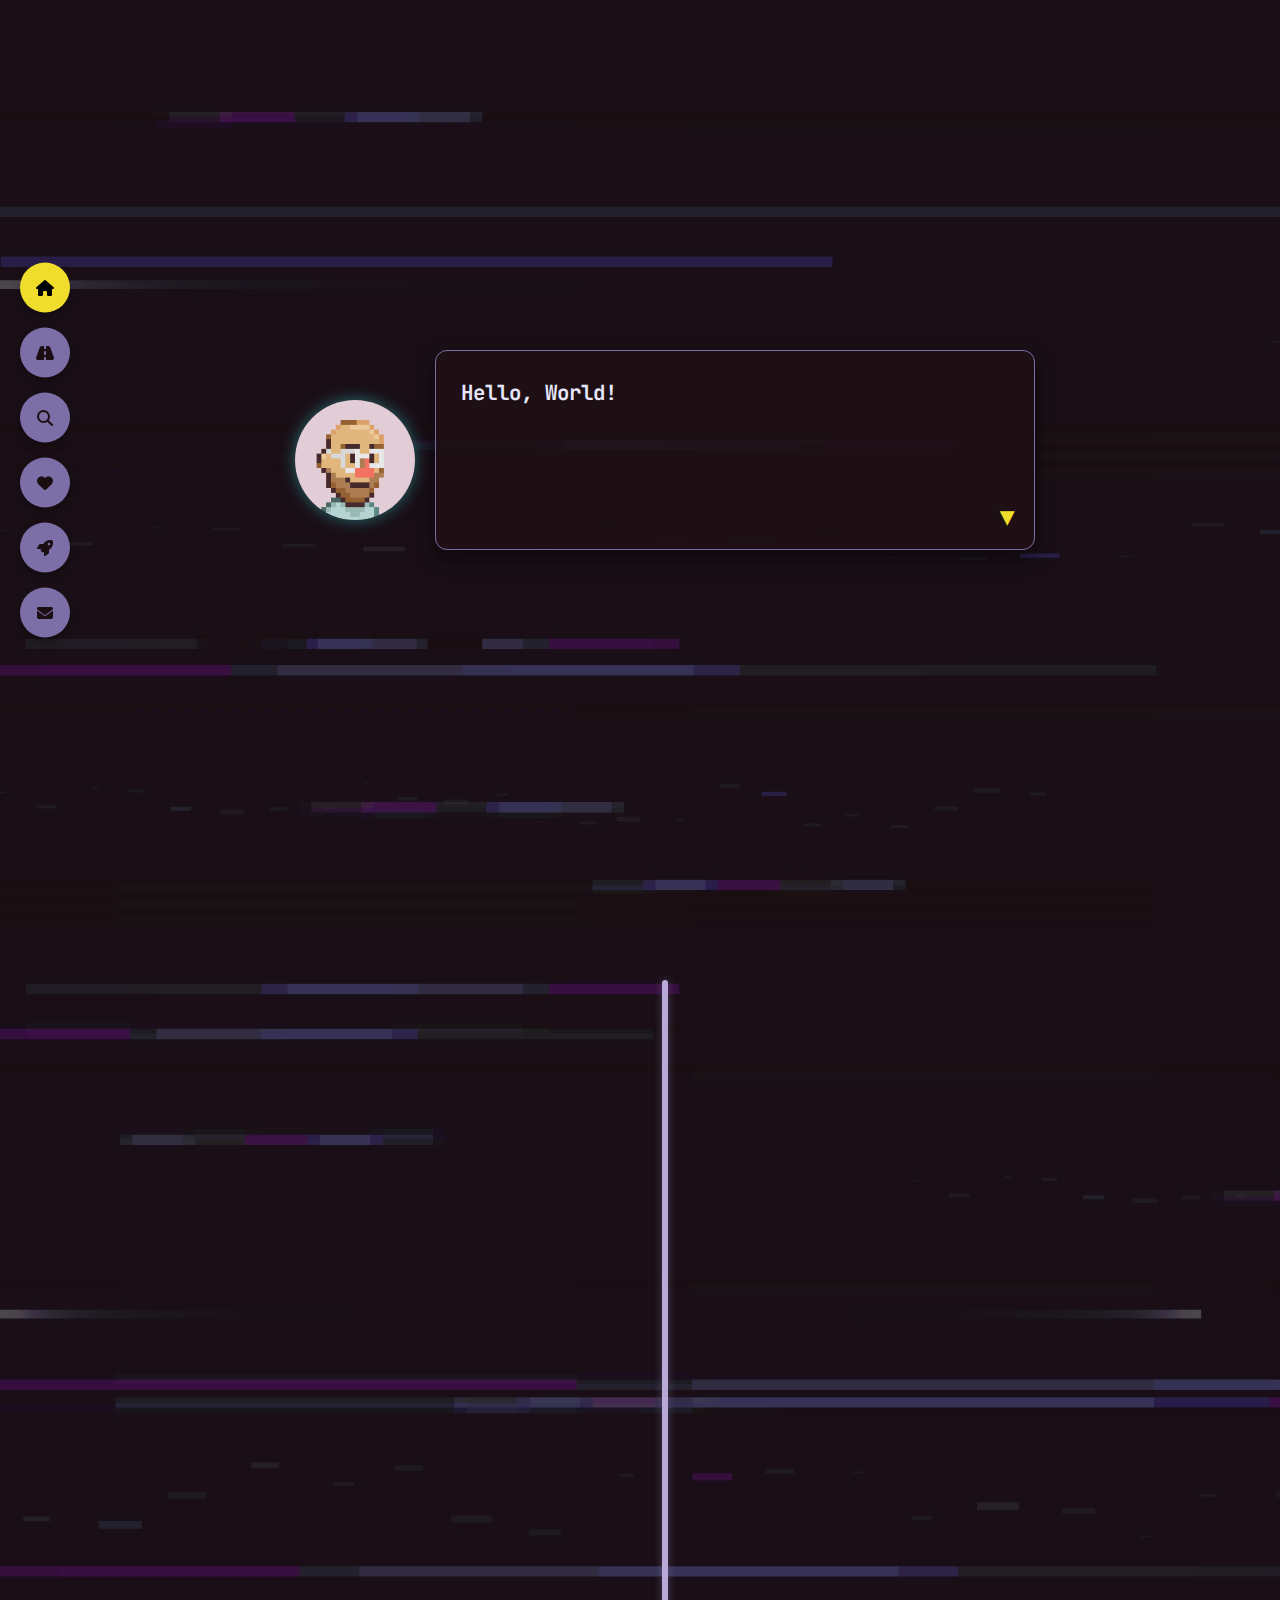
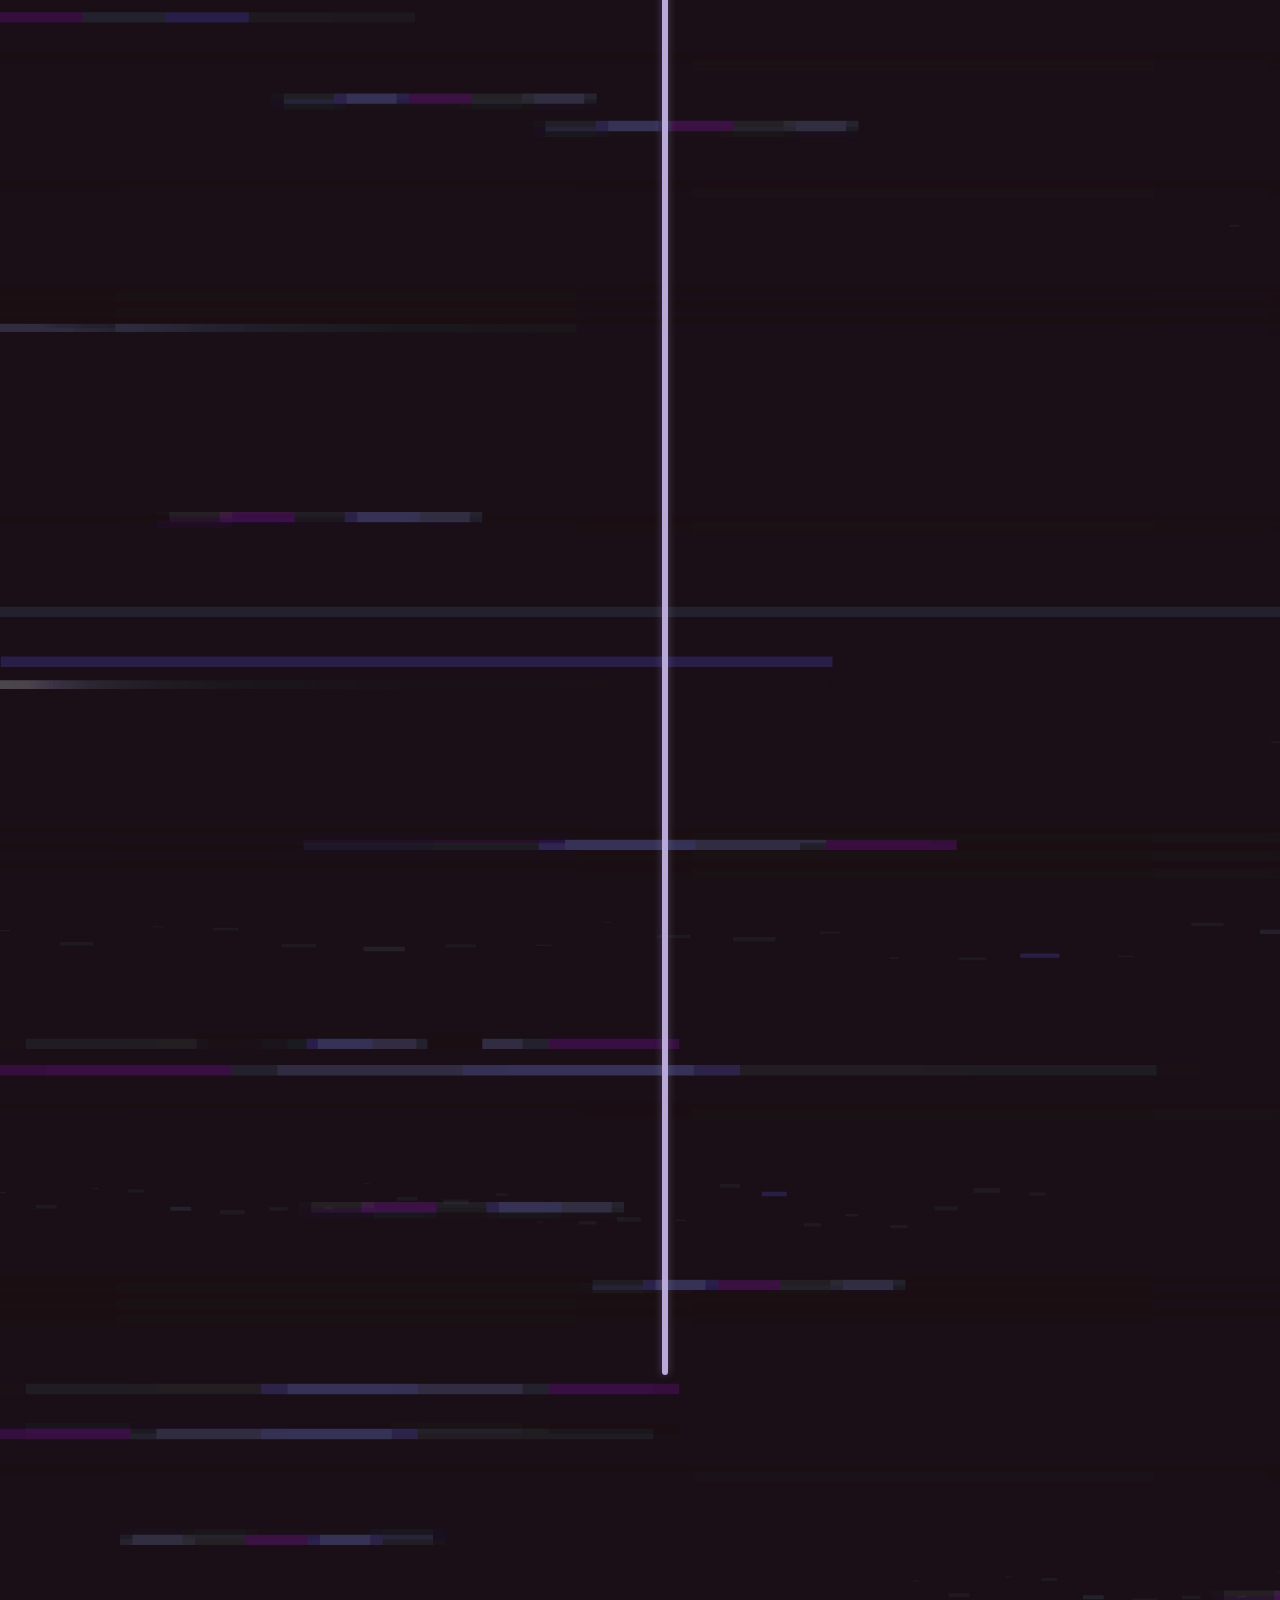
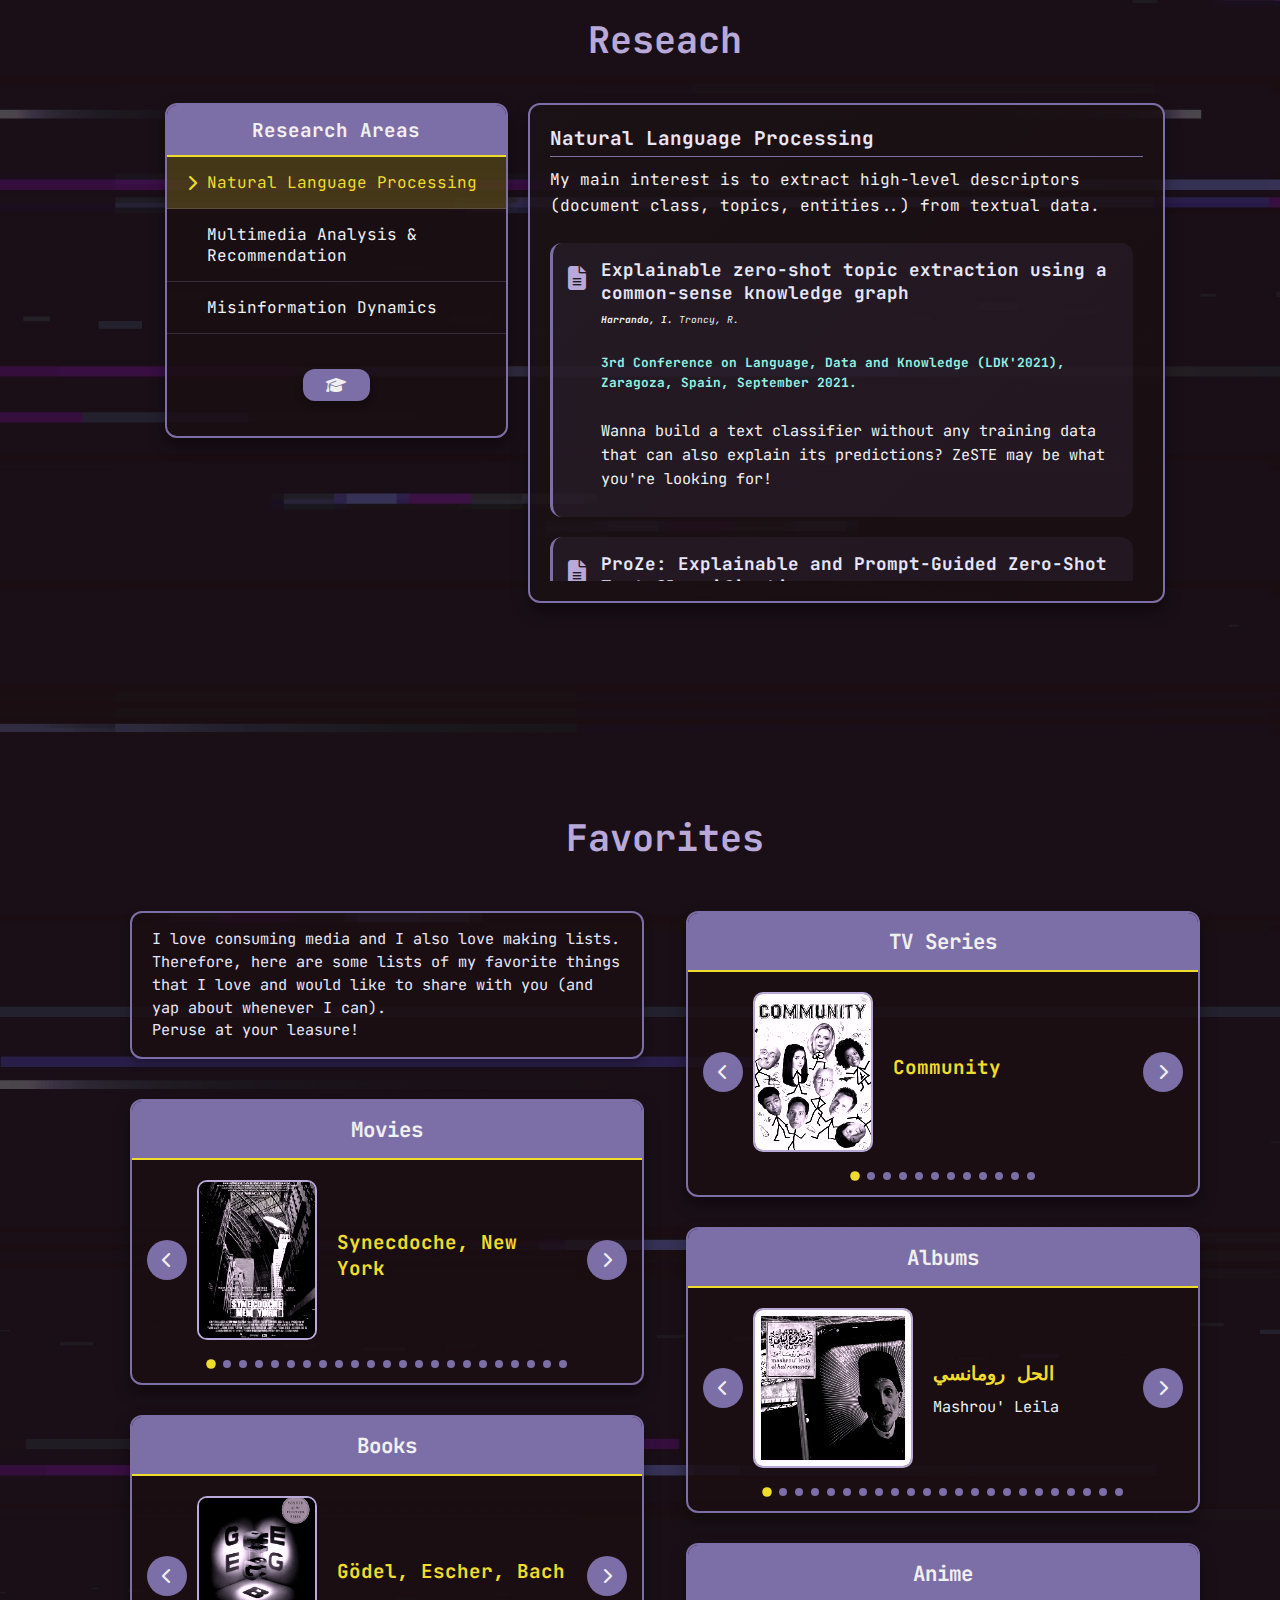
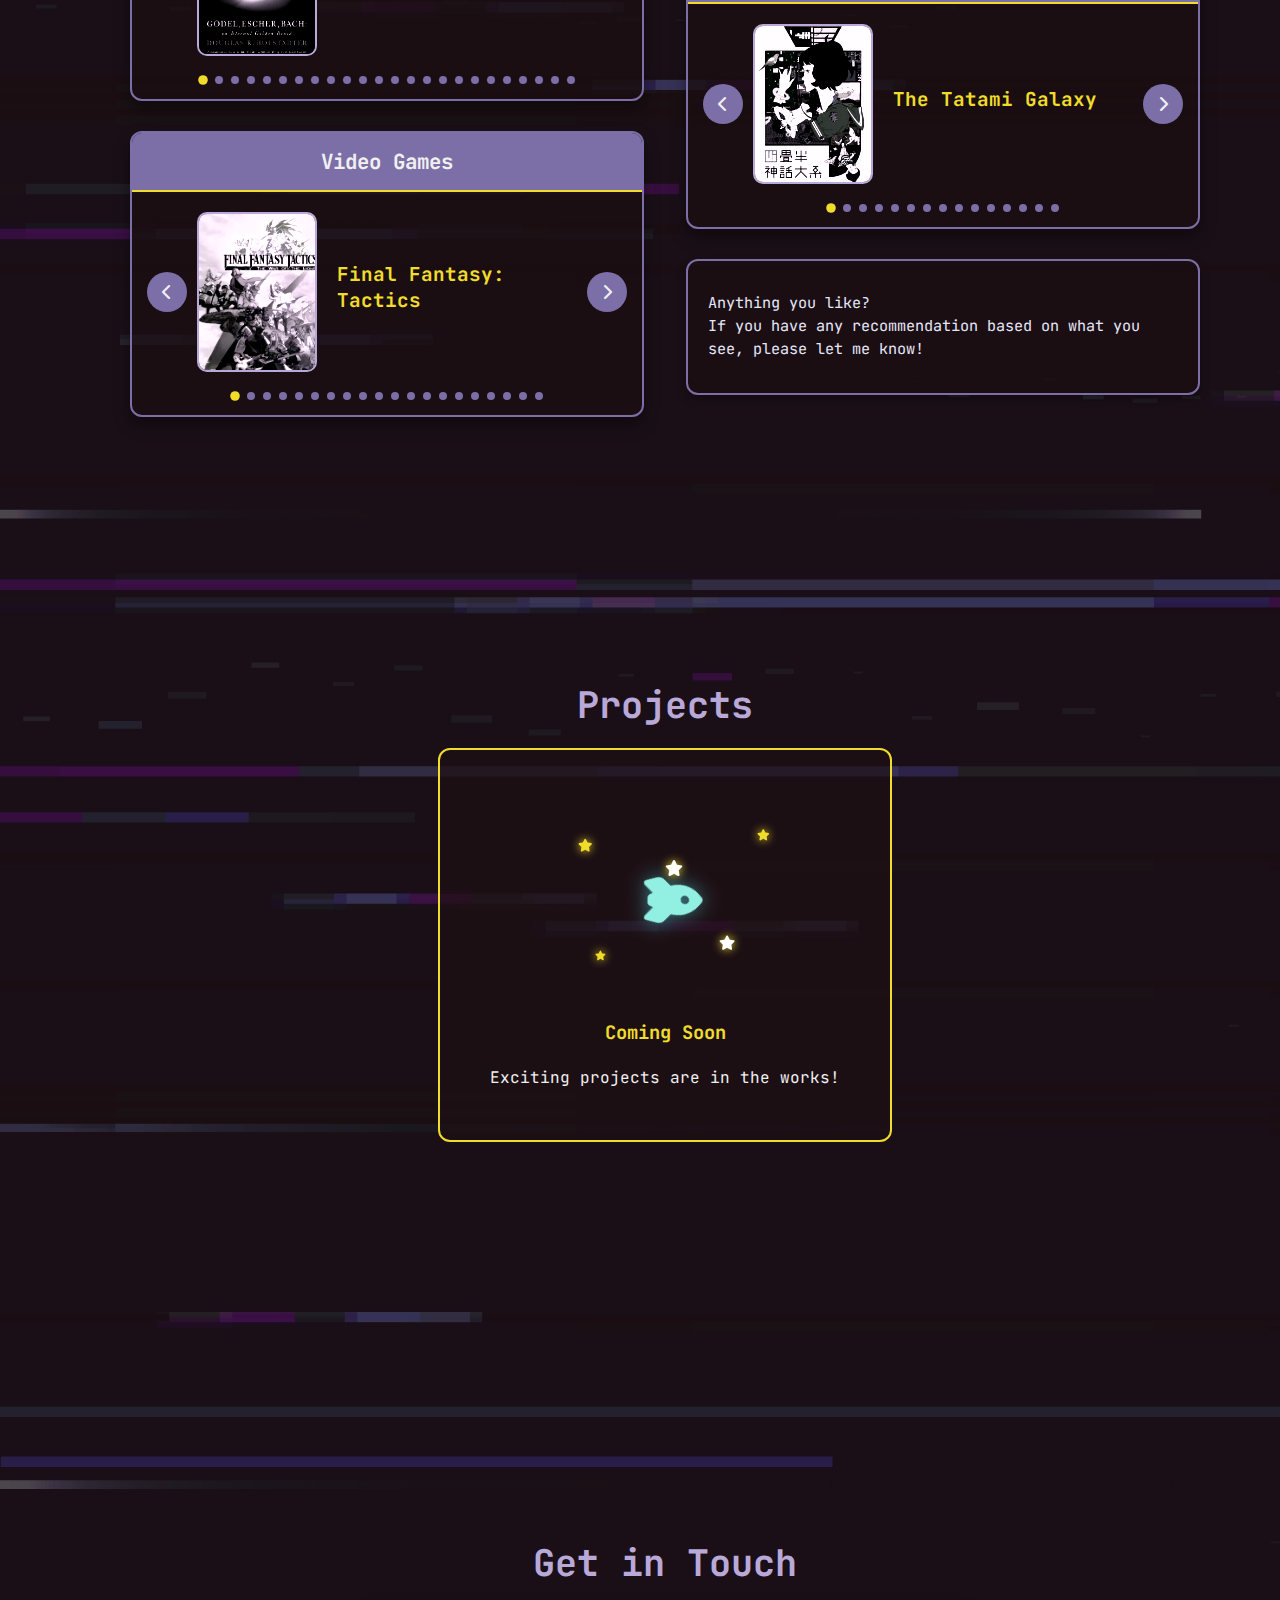
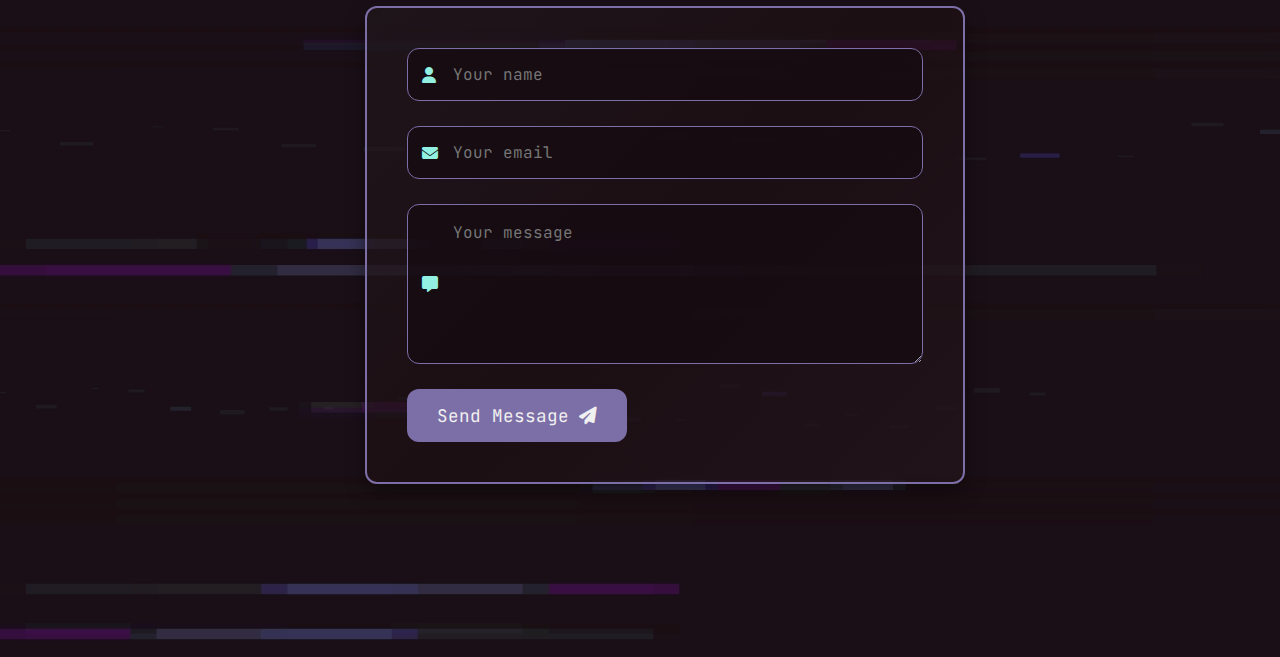
<file: index.html>
<!DOCTYPE html>
<html lang="en">
<head>
    <meta charset="UTF-8">
    <meta name="viewport" content="width=device-width, initial-scale=1.0">

    <title>Homepage | Ismail Harrando</title>

    <link rel="icon" href="assets/imgs/favicon.ico">
    <link rel="preconnect" href="https://fonts.googleapis.com">
    <link rel="preconnect" href="https://fonts.gstatic.com" crossorigin>
    <link rel="stylesheet" href="https://cdnjs.cloudflare.com/ajax/libs/font-awesome/6.4.0/css/all.min.css">
    <link rel="stylesheet" href="https://fonts.googleapis.com/css2?family=JetBrains+Mono:ital,wght@0,100..800;1,100..800&display=swap">
    <link rel="stylesheet" href="assets/css/dark.css">

    <script src="https://cdnjs.cloudflare.com/ajax/libs/jquery/3.7.1/jquery.min.js"></script>
    <script src="assets/js/lazy.js"></script>
</head>
<body>
    <!-- Burger menu for small screens -->
    <div class="mobile-menu-toggle">
        <i class="fas fa-bars"></i>
    </div>

    <div class="mobile-menu">
        <div class="mobile-menu-close">
            <i class="fas fa-times"></i>
        </div>
        <ul class="mobile-menu-items">
            <li data-target="welcome">Welcome</li>
            <li data-target="cv">Life so far</li>
            <li data-target="research">Research</li>
            <li data-target="favorites">My Favorite Things</li>
            <li data-target="projects">Projects</li>
            <li data-target="contact">Contact</li>
        </ul>
    </div>

    <!-- Navigation Bubbles -->
    <div class="nav-bubbles">
        <div class="nav-bubble active" data-section="Welcome" data-target="welcome">
            <i class="fas fa-home"></i>
        </div>
        <div class="nav-bubble" data-section="Life so far" data-target="cv">
            <i class="fas fa-road"></i>
        </div>
        <div class="nav-bubble" data-section="Research" data-target="research">
            <i class="fas fa-magnifying-glass"></i>
        </div>
        <div class="nav-bubble" data-section="My Favorite Things" data-target="favorites">
            <i class="fas fa-heart"></i>
        </div>
        <div class="nav-bubble" data-section="Projects" data-target="projects">
            <i class="fas fa-rocket"></i>
        </div>
        <div class="nav-bubble" data-section="Contact" data-target="contact">
            <i class="fas fa-envelope"></i>
        </div>
    </div>

    <!-- Welcome Section -->
    <section id="welcome">
        <div class="rpg-dialogue-container">
            <div class="avatar-container">
                <img id="avatar" src="assets/imgs/avatar-1.png" alt="Avatar">
            </div>
            <div class="dialogue-box">
                <div id="dialogue-text">Hello, World!</div>
                <div id="continue-indicator">▼</div>
            </div>
        </div>
    </section>

    <!-- CV Timeline Section -->
    <section id="cv">
        <div class="timeline">
            <div class="timeline-item left">
              <div class="timeline-date">A spring day</div>
              <div class="timeline-icon"></div>
              <div class="timeline-content">
                <p>Was born!</p>
              </div>
            </div>
            <div class="timeline-item right">
              <div class="timeline-date">Summer of 2008</div>
              <div class="timeline-icon"></div>
              <div class="timeline-content">
                <p>Discovered programming, decided to become a video game developer.</p>
              </div>
            </div>
            <div class="timeline-item left">
              <div class="timeline-date">Winter of 2014</div>
              <div class="timeline-icon"></div>
              <div class="timeline-content">
                <p>Watched the movie Her, decided to work on Artificial Intelligence.</p>
              </div>
            </div>
            <div class="timeline-item right">
              <div class="timeline-date">2012 - 2017</div>
              <div class="timeline-icon"></div>
              <div class="timeline-content">
                <h3>M.Eng. in Computer Science</h3>
                <h4 class="where"><i class="fas fa-graduation-cap"></i> <a href='https://ensat.ac.ma/Portail/'>National School of Applied Sciences</a></h4>
                <h4 class="city"><i class="fas fa-location-pin"></i> Tangier, Morocco</h4>
                <p>Thesis: Predictive Maintenance for High Performance Computing (HPC) Environments</p>
              </div>
            </div>
            <div class="timeline-item left">
              <div class="timeline-date">2017 - 2018</div>
              <div class="timeline-icon"></div>
              <div class="timeline-content">
                <h3>M.Sc. in Artificial Intelligence</h3>
                <h4 class="where"><i class="fas fa-graduation-cap"></i> <a href='https://ensimag.grenoble-inp.fr/'>Ensimag</a> / <a href='https://www.univ-grenoble-alpes.fr/'>UGA</a></h4>
                <h4 class="city"><i class="fas fa-location-pin"></i> Grenoble, France</h4>
                <p>Thesis: Studying Transfer Learning for Human Action Recognition</p>
              </div>
            </div>
            <div class="timeline-item right">
              <div class="timeline-date">2018 - 2022</div>
              <div class="timeline-icon"></i></div>
              <div class="timeline-content">
                <h3>Ph.D. <i class="fas fa-graduation-cap"></i> in Data Science</h3>
                <h4 class="where"><i class="fas fa-graduation-cap"></i> <a href='https://ensimag.grenoble-inp.fr/'>EURECOM</a> / <a href='https://www.univ-grenoble-alpes.fr/'>Sorbonne Univesity</a></h4>
                <h4 class="city"><i class="fas fa-location-pin"></i> Sophia Antipolis, France</h4>
                <p>Thesis: Representation, Information Extraction, and Summarization for Automatic Multimedia Understanding</p>
              </div>
            </div>
            <div class="timeline-item left">
              <div class="timeline-date">2022 - 2024</div>
              <div class="timeline-icon"></div>
              <div class="timeline-content">
                <h3>R&D <i class="fas fa-briefcase"></i> Engineer</h3>
                <h4 class="where"><i class="fas fa-briefcase"></i> <a href='https://labs.linagora.com/'>Linagora Labs</a> </h4>
                <h4 class="city"><i class="fas fa-location-pin"></i> Toulouse, France</h4>
                <p>Information extraction from transcribed dialogues and mail. Meeting summarization. Finetuning and evaluating LLMs for natural dialogue understanding.</p>
              </div>
            </div>
            <div class="timeline-item right">
              <div class="timeline-date">2024 - Present</div>
              <div class="timeline-icon"></div>
              <div class="timeline-content">
                <h3>Postdoctoral Researcher <i class="fas fa-magnifying-glass"></i></h3>
                <h4 class="where"><i class="fas fa-magnifying-glass"></i> <a href='https://medialab.sciencespo.fr/'>SciencesPo médialab</a> </h4>
                <h4 class="city"><i class="fas fa-location-pin"></i> Paris, France</h4>
                <p>Currently investigating the mechanisms for discourse evolution, politicization and spread on social media.</p>
              </div>
            </div>
        </div>
    </section>
    
    <!-- Research Section -->
    <section id="research">
        <h2>Reseach</h2>
        
        <div class="jrpg-menu-container">
            <!-- Left side menu (research interests) -->
            <div class="jrpg-menu">
                <div class="menu-header">Research Areas</div>
                <ul class="menu-options">
                    <li class="menu-option active" data-tab="nlp">
                        <i class="fas fa-chevron-right menu-selector"></i>
                        <span>Natural Language Processing</span>
                    </li>
                    <li class="menu-option" data-tab="multimedia">
                        <i class="fas fa-chevron-right menu-selector"></i>
                        <span>Multimedia Analysis & Recommendation</span>
                    </li>
                    <li class="menu-option" data-tab="misinformation">
                        <i class="fas fa-chevron-right menu-selector"></i>
                        <span>Misinformation Dynamics</span>
                    </li>
                </ul>

                <div class="scholar-link">
                    <a href="https://scholar.google.com/citations?user=eeabWVYAAAAJ&hl=en&authuser=3" target="_blank" title="View my Google Scholar profile">
                        <i class="fas fa-graduation-cap"></i> 
                    </a>
                </div>
            </div>
            
            <div class="jrpg-content">
                <!-- Social Networks papers -->
                <div class="research-content active" id="nlp">
                    <h3>Natural Language Processing</h3>
                    <p>My main interest is to extract high-level descriptors (document class, topics, entities..) from textual data.</p>
                    <div class="papers-container">
                    <div class="papers-list">
                        <div class="paper-item">
                            <div class="paper-icon"><i class="fas fa-file-alt"></i></div>
                            <div class="paper-details">
                                <h4><a href="https://drops.dagstuhl.de/opus/volltexte/2021/14553/pdf/OASIcs-LDK-2021-17.pdf" class="paper-title-link">Explainable zero-shot topic extraction using a common-sense knowledge graph</a></h4>
                                <p class="paper-authors"><b>Harrando, I.</b> Troncy,  R.</p>
                                <p class="paper-venue">3rd Conference on Language, Data and Knowledge (LDK'2021), Zaragoza, Spain, September 2021.</p>
                                <p class="paper-description">Wanna build a text classifier without any training data that can also explain its predictions? ZeSTE may be what you're looking for!</p>
                            </div>
                        </div>
                        <div class="paper-item">
                            <div class="paper-icon"><i class="fas fa-file-alt"></i></div>
                            <div class="paper-details">
                                <h4><a href="https://www.eurecom.fr/publication/6917/download/data-publi-6917.pdf" class="paper-title-link">ProZe: Explainable and Prompt-Guided Zero-Shot Text Classification</a></h4>
                                <p class="paper-authors"><b>Harrando, I.</b> Reboud, A. Schleider, T. Ehrhart, T. Troncy,  R.</p>
                                <p class="paper-venue">IEEE Internet Computing, Special issue on knowledge-infused learning for computational social systems, July 2022.</p>
                                <p class="paper-description">To improve the state of the art on zero-shot text classification, we combine the explanatory power of a common-sense knowledge graph with the world knowledge contained in pretrained-language models by conditioning them on domain-specific prompts.</p>
                            </div>
                        </div>
                        
                        <div class="paper-item">
                            <div class="paper-icon"><i class="fas fa-file-alt"></i></div>
                            <div class="paper-details">
                                <h4><a href="#" class="paper-title-link">Apples to Apples: A Systematic Evaluation of Topic Models</a></h4>
                                <p class="paper-authors"><b>Harrando, I.</b> Troncy,  R.</p>
                                <p class="paper-venue">13th Conference on Recent Advances in NLP (RANLP'2021), Online, September 2021.</p>
                                <p class="paper-description">Topic Modeling Evaluation is an open problem in the Topic Modeling community. While the reliance on automatic evaluation remains more or less necessary to quickly assess the performance of a given topic model algorithm, there is no study that attempts to evaluate several algorithms in the literature given the same preprocessing, datasets, and metrics. That's what we did!</p>
                            </div>
                        </div>
                        <div class="paper-item">
                            <div class="paper-icon"><i class="fas fa-file-alt"></i></div>
                            <div class="paper-details">
                                <h4><a href="#" class="paper-title-link">ToModAPI: A Topic Modeling API to Train, Use and Compare Topic Models</a></h4>
                                <p class="paper-authors">Lisena, P. <b>Harrando, I.</b> Troncy,  R.</p>
                                <p class="paper-venue">2nd Workshop for NLP Open Source Software (NLP-OSS @ EMNLP'2020)}, Online, November 2020.</p>
                                <p class="paper-description">This API is built to dynamically perform training, inference, and evaluation for different topic modeling techniques. The API grant common interfaces and command for accessing the different models, make easier to compare them.</p>
                            </div>
                        </div>
                        <div class="paper-item">
                            <div class="paper-icon"><i class="fas fa-file-alt"></i></div>
                            <div class="paper-details">
                                <h4><a href="#" class="paper-title-link">Discovering interpretable topics by leveraging common sense knowledge</a></h4>
                                <p class="paper-authors"><b>Harrando, I.</b> Lisena, P. Troncy,  R.</p>
                                <p class="paper-venue">September 2021, 3rd Conference on Language, Data and Knowledge (LDK'2021)</p>
                                <p class="paper-description">How to make the results of topic modeling algorithms more understandable to humans? Try to add some common sense into the process :)</p>
                            </div>
                        </div>

                        <div class="paper-item">
                            <div class="paper-icon"><i class="fas fa-file-alt"></i></div>
                            <div class="paper-details">
                                <h4><a href="https://www.eurecom.fr/publication/6539/download/data-publi-6539.pdf" class="paper-title-link">And cut! Exploring textual representations for media content segmentation and alignment</a></h4>
                                <p class="paper-authors"><b>Harrando, I.</b> Troncy,  R.</p>
                                <p class="paper-venue">2nd International Workshop on Data-driven Personalisation of Television (DataTV @ IMX'2021), Online, June 2021.</p>
                                <p class="paper-description">In this work, we present an approach to content segmentation that leverages topical coherence, language modeling and word embeddings to detect change of topics.</p>
                            </div>
                        </div>


                        <div class="paper-item">
                            <div class="paper-icon"><i class="fas fa-file-alt"></i></div>
                            <div class="paper-details">
                                <h4><a href="#" class="paper-title-link">Named Entity Recognition as Graph Classification</a></h4>
                                <p class="paper-authors"><b>Harrando, I.</b> Troncy,  R.</p>
                                <p class="paper-venue">18th Extended Semantic Web Conference (ESWC'2021 - Poster Track), Online, June 2021.</p>
                                <p class="paper-description">Injecting real-world information (typically contained in Knowledge Graphs) and hand-crafted features into a pipeline for training end-to-end Natural Language Processing models is an open challenge. In this paper, we propose to approach the task of Named Entity Recognition, which is traditionally viewed as a Sequence Tagging problem, as a Graph Classification problem.</p>
                            </div>
                        </div>
                    </div>
                    </div>
                </div>
                
                <div class="research-content" id="multimedia">
                    <h3>Multimodal Content Analysis</h3>
                    <p>I study how to represent and extract information from multimedia content (e.g. videos) for narrative summarization, memorability prediction and recommendation.</p>
                    
                    <div class="papers-container">
                    <div class="papers-list">
                        <div class="paper-item">
                            <div class="paper-icon"><i class="fas fa-file-alt"></i></div>
                            <div class="paper-details">
                                <h4><a href="#" class="paper-title-link">Combining Semantic and Linguistic representations for Media Recommendation</a></h4>
                                <p class="paper-authors"><b>Harrando, I.</b> Troncy,  R.</p>
                                <p class="paper-venue">Multimedia Systems Journal, January 2023.</p>
                                <p class="paper-description"></p>
                            </div>
                        </div>
                        
                        <div class="paper-item">
                            <div class="paper-icon"><i class="fas fa-file-alt"></i></div>
                            <div class="paper-details">
                                <h4><a href="#" class="paper-title-link">Stories of love and violence: Zero-Shot events classification for series summarization</a></h4>
                                <p class="paper-authors">Reboud, A. <b>Harrando, I.</b> Troncy,  R.</p>
                                <p class="paper-venue">Multimedia Systems Journal, January 2023.</p>
                                <p class="paper-description"></p>
                            </div>
                        </div>

                        <div class="paper-item">
                            <div class="paper-icon"><i class="fas fa-file-alt"></i></div>
                            <div class="paper-details">
                                <h4><a href="#" class="paper-title-link">Predicting Media Memorability with Audio, Video, and Text representations</a></h4>
                                <p class="paper-authors">Reboud, A. <b>Harrando, I.</b> Laaksonen, J. Troncy, R.</p>
                                <p class="paper-venue">The International Workshop on Video Retrieval Evaluation (TRECVID'2020), Online, November 2020.</p>
                                <p class="paper-description"></p>
                            </div>
                        </div>

                        <div class="paper-item">
                            <div class="paper-icon"><i class="fas fa-file-alt"></i></div>
                            <div class="paper-details">
                                <h4><a href="#" class="paper-title-link">Using fan-made content, subtitles and face recognition for character-centric video summarization</a></h4>
                                <p class="paper-authors"><b>Harrando, I.</b> Reboud, A. Lisena, P. Troncy, R. Laaksonen, J. Virkkunen, A. Kurimo M.</p>
                                <p class="paper-venue">11th MediaEval Benchmarking Initiative for Multimedia Evaluation Workshop (MediaEval'2020), Online, December 2020</p>
                                <p class="paper-description"></p>
                            </div>
                        </div>

                        <div class="paper-item">
                            <div class="paper-icon"><i class="fas fa-file-alt"></i></div>
                            <div class="paper-details">
                                <h4><a href="#" class="paper-title-link">Combining Textual and Visual Modeling for Predicting Media Memorability</a></h4>
                                <p class="paper-authors">Reboud, A. <b>Harrando, I.</b> Laaksonen, J. Troncy, R.</p>
                                <p class="paper-venue">MediaEval Benchmarking Initiative for Multimedia Evaluation Workshop (MediaEval'2019), Sophia Antipolis, France, October 2019, 10th</p>
                                <p class="paper-description"></p>
                            </div>
                        </div>

                        <div class="paper-item">
                            <div class="paper-icon"><i class="fas fa-file-alt"></i></div>
                            <div class="paper-details">
                                <h4><a href="#" class="paper-title-link">Improving Media Recommendation with Automatic Annotations</a></h4>
                                <p class="paper-authors">Reboud, A. <b>Harrando, I.</b> Laaksonen, J. Troncy, R.</p>
                                <p class="paper-venue">The 3rd Edition of Knowledge-aware and Conversational Recommender Systems (KaRS @ RecSys'2021), Amsterdam, Netherlands, September 2021.</p>
                                <p class="paper-description">In this work, we study the potential of using off-the-shelf automatic annotation tools from the Information Extraction literature to improve recommendation performance without any extra cost of training, data collection or annotation.</p>
                            </div>
                        </div>

                        <div class="paper-item">
                            <div class="paper-icon"><i class="fas fa-file-alt"></i></div>
                            <div class="paper-details">
                                <h4><a href="https://www-nlpir.nist.gov/projects/tvpubs/tv21.slides/eurecom.vsum.slides.pdf" class="paper-title-link">Zero-Shot Classification of Events for Character-Centric Video Summarization</a></h4>
                                <p class="paper-authors">Reboud, A. <b>Harrando, I.</b> Laaksonen, J. Troncy, R.</p>
                                <p class="paper-venue">International Workshop on Video Retrieval Evaluation (TRECVID'2021), Online, December 2021</p>
                                <p class="paper-description"></p>
                            </div>
                        </div>

                        <div class="paper-item">
                            <div class="paper-icon"><i class="fas fa-file-alt"></i></div>
                            <div class="paper-details">
                                <h4><a href="#" class="paper-title-link">Exploring Multimodality, Perplexity and Explainability forMemorability Prediction</a></h4>
                                <p class="paper-authors">Reboud, A. <b>Harrando, I.</b> Laaksonen, J. Troncy, R.</p>
                                <p class="paper-venue">12th MediaEval Benchmarking Initiative for Multimedia Evaluation Workshop (MediaEval'2021), Online, December 2021.</p>
                                <p class="paper-description"></p>
                            </div>
                        </div>

                        <div class="paper-item">
                            <div class="paper-icon"><i class="fas fa-file-alt"></i></div>
                            <div class="paper-details">
                                <h4><a href="#" class="paper-title-link">Modeling And Using The MeMAD Knowledge Graph</a></h4>
                                <p class="paper-venue">June 2019, The EBU Metadata Developer Network Workshop (EBU-MDN), Geneva, Switzerland.</p>
                                <p class="paper-description">In the context of the European research project MeMAD (Methods for Managing Audiovisual Data), we face the challenge of modeling semantically audiovisual legacy metadata and results of automatic analysis from multiple partners and in an interoperable manner. In this talk, I present the MeMAD Knowledge Graph, which provides metadata for more than 60K hours of audiovisual content, spanning multiple channels, audiovisual genres, themes and languages.</p>
                            </div>
                        </div>
                    </div>
                    </div>
                </div>

                <div class="research-content" id="misinformation">
                    <h3>Misinformation Dynamics</h3>
                    <p>My current research investigates the spread of (mis)information on social media, with particular attention to its epistemic and political dimensions. Using methods from statistical modeling, natural language processing, and graph analysis, I aim to shed more light on the mechanisms that drive content engagement and sharing behaviors online).</p>
                    <p>Work in progress. In the meantime, please check a few contributions I made during my PhD to the topic of (mis)information spread.</p>

                    <div class="papers-container">
                    <div class="papers-list">
                        <div class="paper-item">
                            <div class="paper-icon"><i class="fas fa-file-alt"></i></div>
                            <div class="paper-details">
                                <h4><a href="https://ceur-ws.org/Vol-3181/paper65.pdf" class="paper-title-link">Detecting COVID-19-Related Conspiracy Theories in Tweets</a></h4>
                                <p class="paper-authors">Peskine, Y. Alfarano, G. <b>Harrando, I.</b> Papotti, P. Troncy, R.</p>
                                <p class="paper-venue">12th MediaEval Benchmarking Initiative for Multimedia Evaluation Workshop (MediaEval'2021), Online, December 2021.</p>
                                <p class="paper-description"></p>
                            </div>
                        </div>
                        
                        <div class="paper-item">
                            <div class="paper-icon"><i class="fas fa-file-alt"></i></div>
                            <div class="paper-details">
                                <h4><a href="https://arxiv.org/pdf/2008.10419" class="paper-title-link">Two Stages Approach for Tweet Engagement Prediction</a></h4>
                                <p class="paper-authors">Dadoun, I. <b>Harrando, I.</b> Lisena, P. Reboud, A. Troncy, R.</p>
                                <p class="paper-venue">RecSys Challenge, Online, August 2020.</p>
                                <p class="paper-description"></p>
                            </div>
                        </div>
                    </div>
                </div>
            </div>
        </div>
    </section>


    <section id="favorites">        
        <h2>Favorites</h2>
        <div class="favorites-container">
            <!-- Left Column -->
            <div class="favorites-column left-column">
                <!-- Introduction paragraph -->
                <div class="favorites-intro">
                    <p>I love consuming media and I also love making lists. Therefore, here are some lists of my favorite things that I love and would like to share with you (and yap about whenever I can).</p>
                    <p>Peruse at your leasure!</p>
                </div>
                
                <!-- Movies Card - Will be populated by JavaScript -->
                <div class="favorite-card" id="movies-card">
                    <div class="card-header">
                        <h3>Movies</h3>
                    </div>
                    <div class="card-content">
                        <div class="card-nav card-prev">
                            <i class="fas fa-chevron-left"></i>
                        </div>
                        
                        <div class="card-carousel-container">
                            <div class="card-carousel movies-carousel">
                                <!-- Items will be inserted here dynamically -->
                            </div>
                        </div>
                        
                        <div class="card-nav card-next">
                            <i class="fas fa-chevron-right"></i>
                        </div>
                    </div>
                    <div class="carousel-indicators">
                        <!-- Indicators will be generated dynamically -->
                    </div>
                </div>
                
                <!-- Books Card - Will be populated by JavaScript -->
                <div class="favorite-card" id="books-card">
                    <div class="card-header">
                        <h3>Books</h3>
                    </div>
                    <div class="card-content">
                        <div class="card-nav card-prev">
                            <i class="fas fa-chevron-left"></i>
                        </div>
                        
                        <div class="card-carousel-container">
                            <div class="card-carousel books-carousel">
                                <!-- Items will be inserted here dynamically -->
                            </div>
                        </div>
                        
                        <div class="card-nav card-next">
                            <i class="fas fa-chevron-right"></i>
                        </div>
                    </div>
                    <div class="carousel-indicators">
                        <!-- Indicators will be generated dynamically -->
                    </div>
                </div>
                
                <!-- Games Card - Will be populated by JavaScript -->
                <div class="favorite-card" id="games-card">
                    <div class="card-header">
                        <h3>Video Games</h3>
                    </div>
                    <div class="card-content">
                        <div class="card-nav card-prev">
                            <i class="fas fa-chevron-left"></i>
                        </div>
                        
                        <div class="card-carousel-container">
                            <div class="card-carousel games-carousel">
                                <!-- Items will be inserted here dynamically -->
                            </div>
                        </div>
                        
                        <div class="card-nav card-next">
                            <i class="fas fa-chevron-right"></i>
                        </div>
                    </div>
                    <div class="carousel-indicators">
                        <!-- Indicators will be generated dynamically -->
                    </div>
                </div>
            </div>
            
            <!-- Right Column -->
            <div class="favorites-column right-column">
                <!-- TV Series Card - Will be populated by JavaScript -->
                <div class="favorite-card" id="series-card">
                    <div class="card-header">
                        <h3>TV Series</h3>
                    </div>
                    <div class="card-content">
                        <div class="card-nav card-prev">
                            <i class="fas fa-chevron-left"></i>
                        </div>
                        
                        <div class="card-carousel-container">
                            <div class="card-carousel series-carousel">
                                <!-- Items will be inserted here dynamically -->
                            </div>
                        </div>
                        
                        <div class="card-nav card-next">
                            <i class="fas fa-chevron-right"></i>
                        </div>
                    </div>
                    <div class="carousel-indicators">
                        <!-- Indicators will be generated dynamically -->
                    </div>
                </div>
                
                <!-- Albums Card - Will be populated by JavaScript -->
                <div class="favorite-card" id="albums-card">
                    <div class="card-header">
                        <h3>Albums</h3>
                    </div>
                    <div class="card-content">
                        <div class="card-nav card-prev">
                            <i class="fas fa-chevron-left"></i>
                        </div>
                        
                        <div class="card-carousel-container">
                            <div class="card-carousel albums-carousel">
                                <!-- Items will be inserted here dynamically -->
                            </div>
                        </div>
                        
                        <div class="card-nav card-next">
                            <i class="fas fa-chevron-right"></i>
                        </div>
                    </div>
                    <div class="carousel-indicators">
                        <!-- Indicators will be generated dynamically -->
                    </div>
                </div>
                
                <!-- Anime Card - Will be populated by JavaScript -->
                <div class="favorite-card" id="anime-card">
                    <div class="card-header">
                        <h3>Anime</h3>
                    </div>
                    <div class="card-content">
                        <div class="card-nav card-prev">
                            <i class="fas fa-chevron-left"></i>
                        </div>
                        
                        <div class="card-carousel-container">
                            <div class="card-carousel anime-carousel">
                                <!-- Items will be inserted here dynamically -->
                            </div>
                        </div>
                        
                        <div class="card-nav card-next">
                            <i class="fas fa-chevron-right"></i>
                        </div>
                    </div>
                    <div class="carousel-indicators">
                        <!-- Indicators will be generated dynamically -->
                    </div>
                </div>

                <div class="favorites-outro">
                    <p>Anything you like?</p>
                    <p>If you have any recommendation based on what you see, please let me know!</p>
                </div>
            </div>
        </div>
    </section>

    <!-- Projects Section -->
    <section id="projects">
        <h2>Projects</h2>
        <div class="coming-soon">
            <div class="space-scene">
                <!-- Centered rocket -->
                <i class="fas fa-rocket rocket-ship"></i>
                
                <!-- Stars in fixed positions -->
                <i class="fas fa-star star star-1"></i>
                <i class="fas fa-star star star-2"></i>
                <i class="fas fa-star star star-3"></i>
                <i class="fas fa-star star star-4"></i>
                <i class="fas fa-star star star-5"></i>
            </div>
            <h3>Coming Soon</h3>
            <p>Exciting projects are in the works!</p>
        </div>
    </section>


    <section id="contact">
        <h2>Get in Touch</h2>
        <div class="contact-form">
            <div class="form-group">
                <div class="input-with-icon">
                    <i class="fas fa-user icon-left"></i>
                    <input type="text" id="name" placeholder="Your name">
                </div>
                <div class="form-highlight"></div>
            </div>
            <div class="form-group">
                <div class="input-with-icon">
                    <i class="fas fa-envelope icon-left"></i>
                    <input type="email" id="email" placeholder="Your email">
                </div>
                <div class="form-highlight"></div>
            </div>
            <div class="form-group">
                <div class="input-with-icon">
                    <i class="fas fa-comment-alt icon-left"></i>
                    <textarea id="message" placeholder="Your message" rows="5"></textarea>
                </div>
                <div class="form-highlight"></div>
            </div>
            <button class="submit-btn">Send Message <i class="fas fa-paper-plane"></i></button>
        </div>
    </section>

    <script src="assets/js/favorites.js"></script>
    <script src="assets/js/script.js"></script>    
    </body>
</html>
</file>
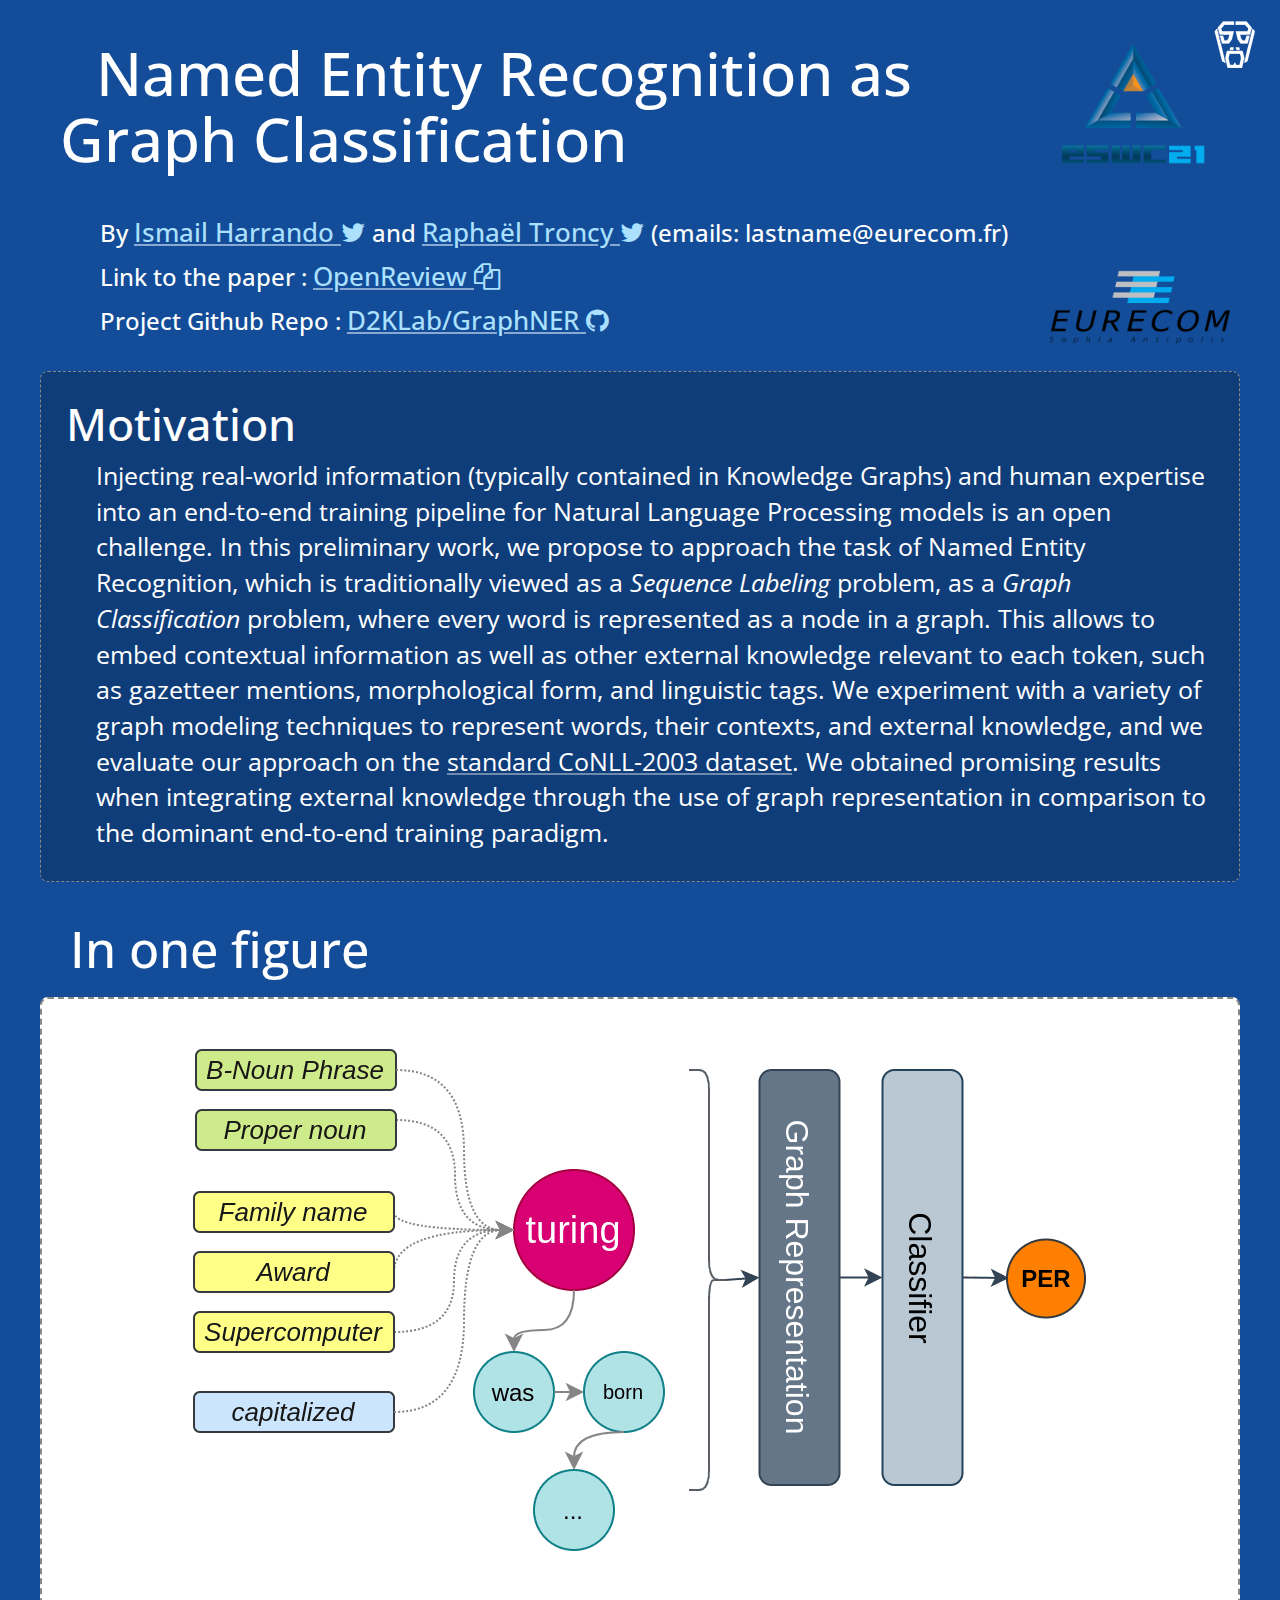
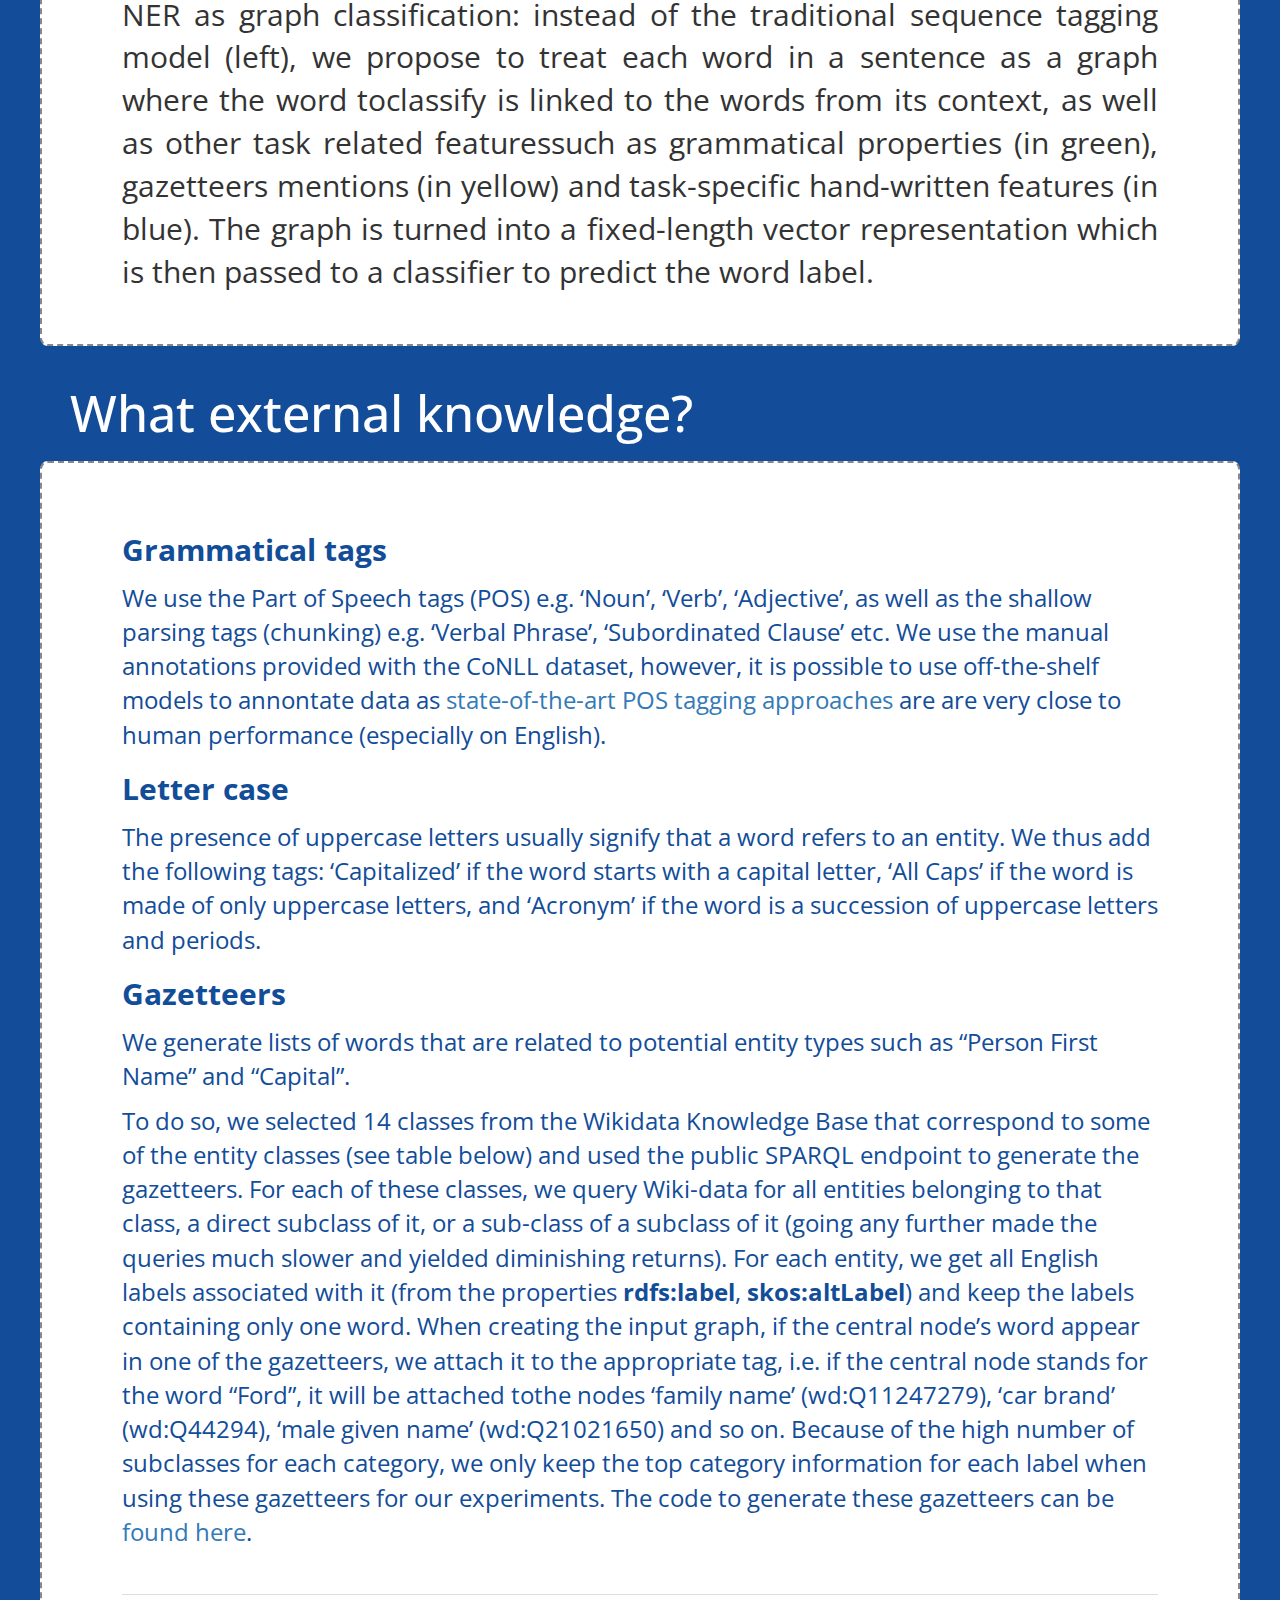
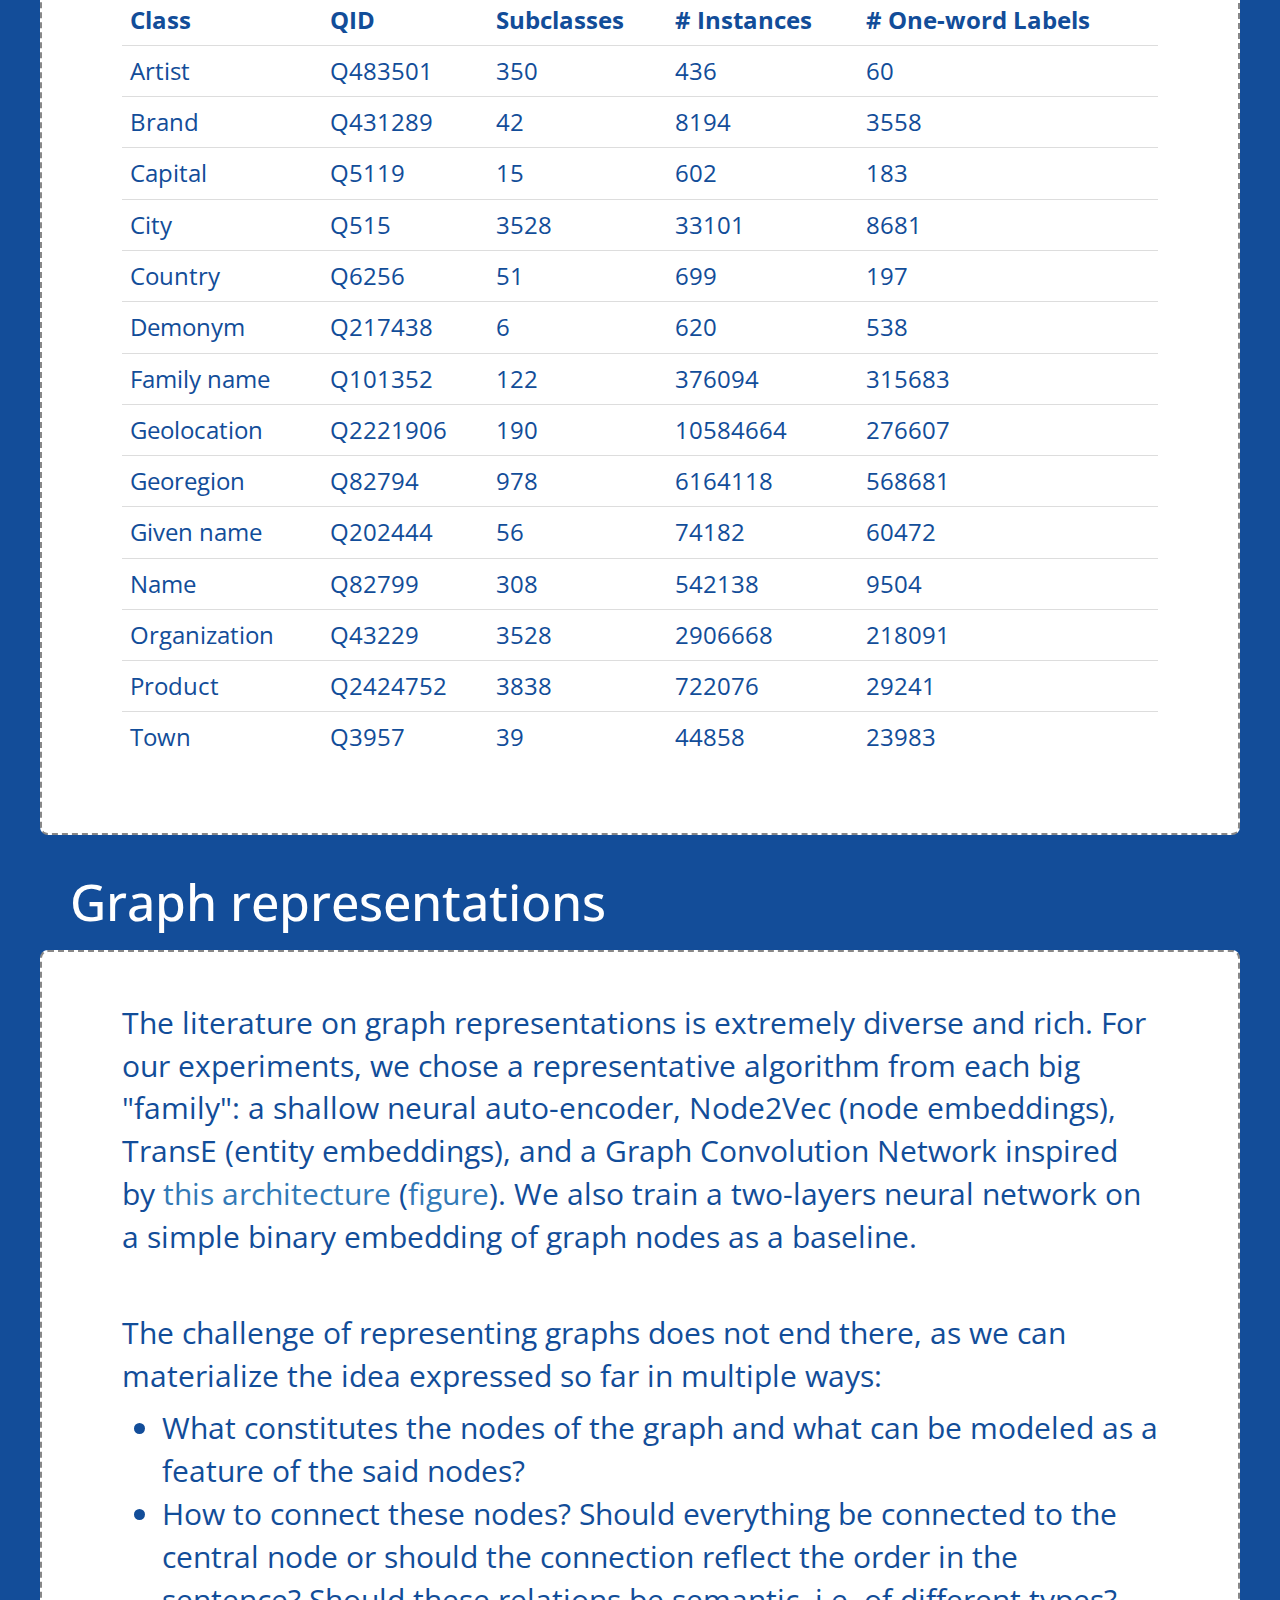
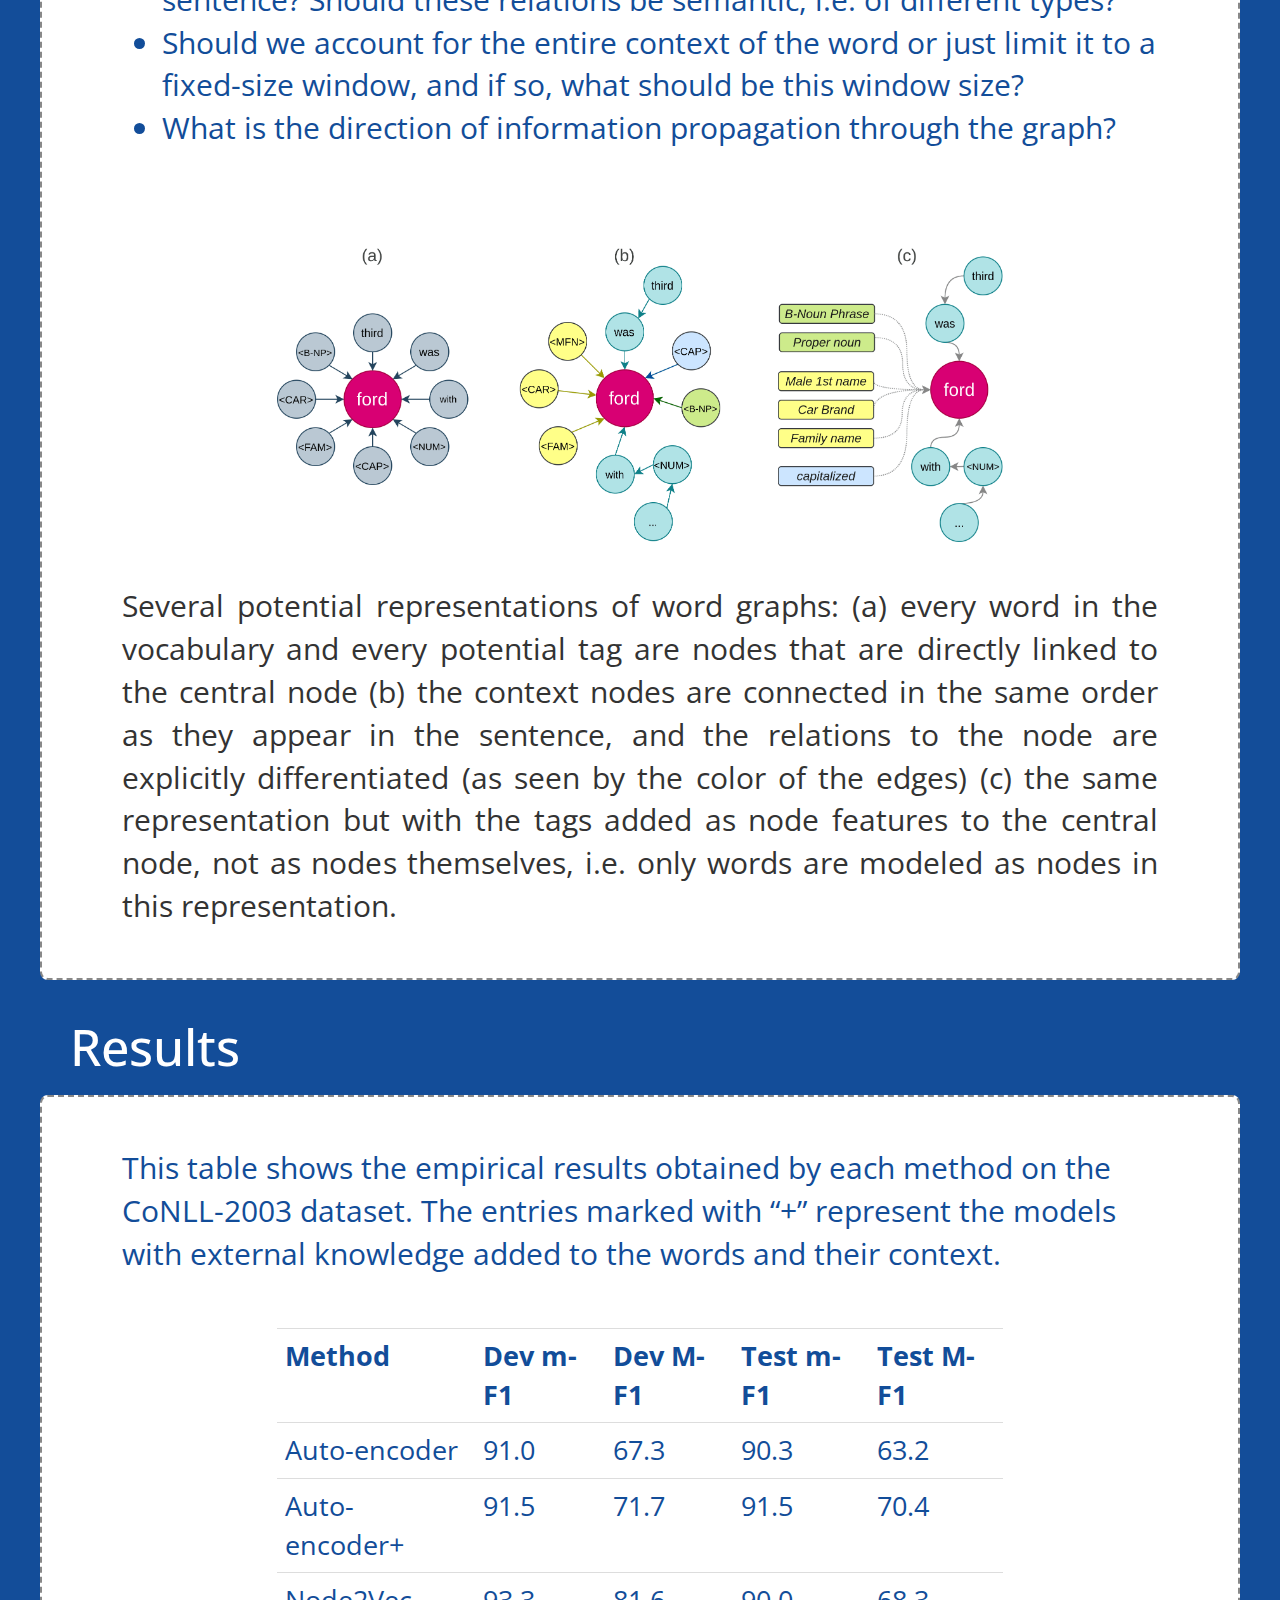
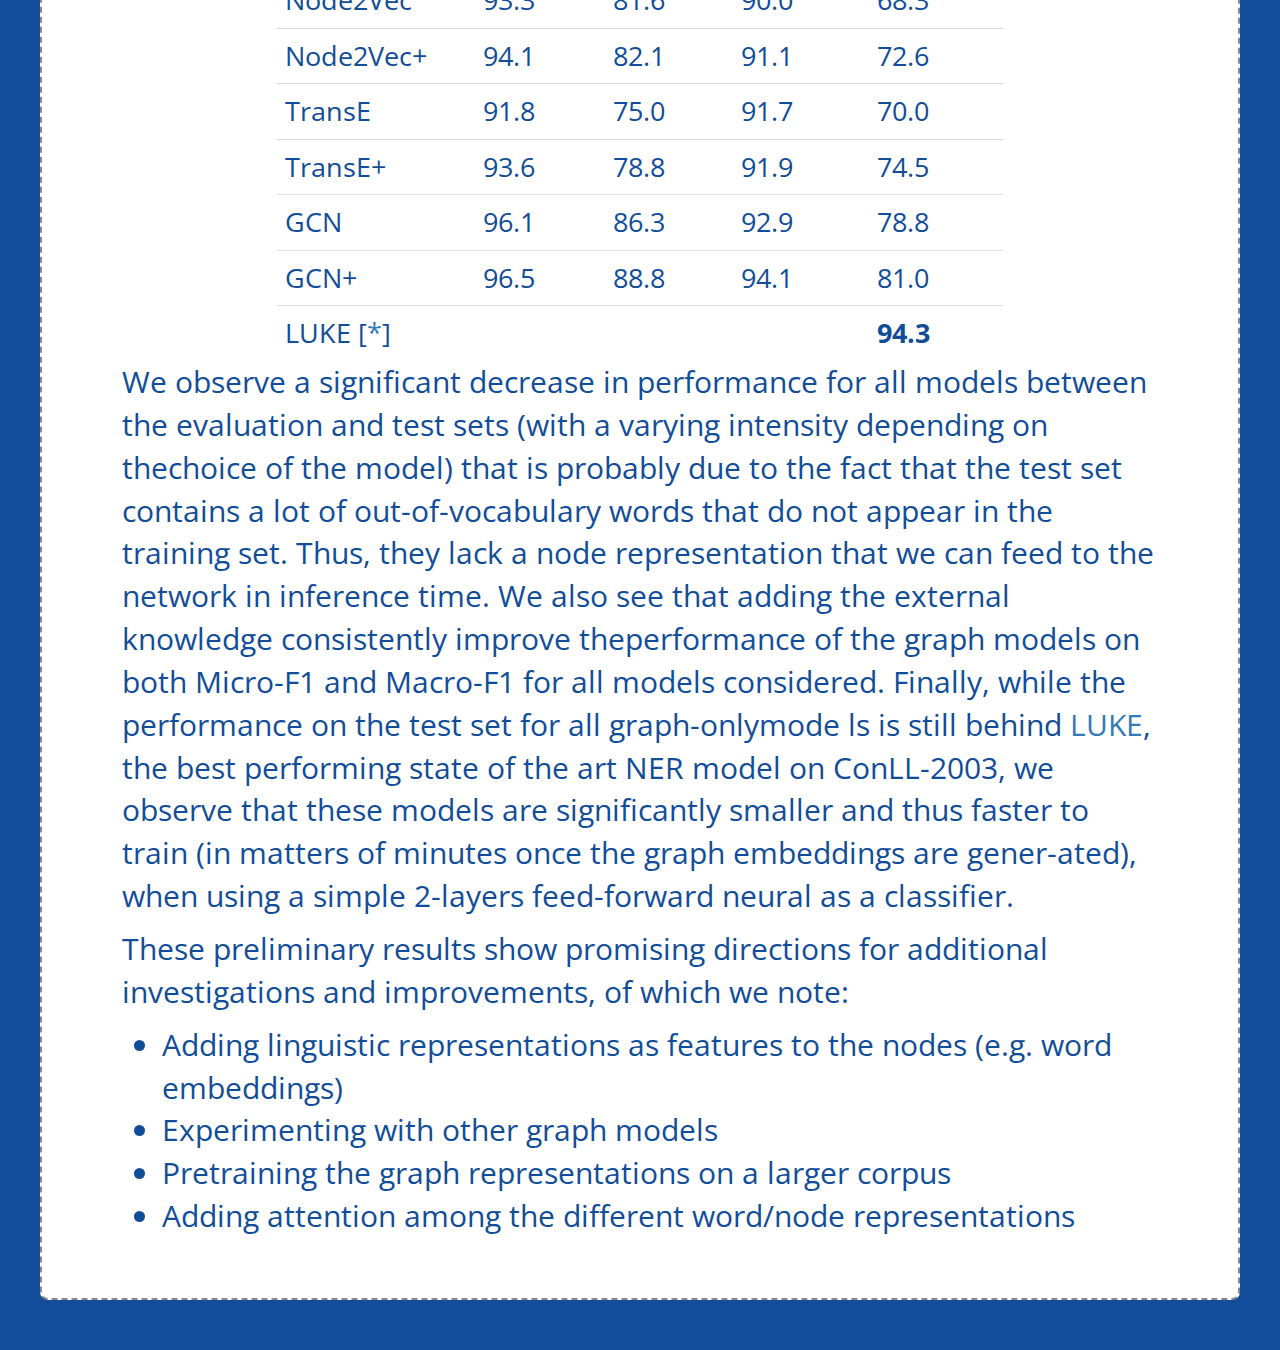
<file: graphner.html>
<!DOCTYPE html>
<html lang="en">
  <head>
    <meta charset="utf-8">
    <meta http-equiv="X-UA-Compatible" content="IE=edge">
    <meta name="viewport" content="width=device-width, initial-scale=1">

    <meta name="description" content="Ismail Harrando's Personal Website - Projects">
    <meta name="author" content="Harrando Ismail">

    <link rel="icon" href="images/favicon.ico">
    <link href="http://fonts.googleapis.com/css?family=Open+Sans:300,600,700" rel="stylesheet" type="text/css">
    <link href="https://cdnjs.cloudflare.com/ajax/libs/font-awesome/4.7.0/css/font-awesome.min.css" rel="stylesheet"/>

    <link href="css/bootstrap.min.css" rel="stylesheet">
    <link href="css/chroma2.css" rel="stylesheet">
    <script src="js/analytics.js"></script>

    <!--[if lt IE 9]>
      <script src="https://oss.maxcdn.com/html5shiv/3.7.3/html5shiv.min.js"></script>
      <script src="https://oss.maxcdn.com/respond/1.4.2/respond.min.js"></script>
    <![endif]-->

    <title>Named Entity Recognition as Graph Classification - ESWC 2021 submission</title>
  </head>

    <div class="row section" id="projects">
      <h1 class="section_header">
        <a href="index.html" class="landing_anchor shaking"></a>
        <a href="https://2021.eswc-conferences.org/"><img src="images/eswc-logo.png" width="150px" style="float:right"></a>
        <span class="space"></span><span class="section_title"> Named Entity Recognition as Graph Classification </span>
        <h3 class="links"><br>By <a href="https://twitter.com/harrrando">Ismail Harrando <i class="fa fa-twitter"></i></a> and <a href="https://twitter.com/rtroncy">Raphaël Troncy <i class="fa fa-twitter"></i></a> (emails: lastname@eurecom.fr)
        </h3>
        <h3 class="links">Link to the paper : <a href="https://openreview.net/forum?id=QA_Ttxv9WfG">OpenReview <i class="fa fa-copy"></i></a>
        <a href="https://eurecom.fr/"><img src="images/eurecom-logo.png" width="200px" style="float:right"></a>
          </h3>
        <h3 class="links">Project Github Repo : <a href="https://github.com/D2KLab/GraphNER">D2KLab/GraphNER <i class="fa fa-github"></i></a></h3>

      </h1>
      <div id="projects_brief">
          <h3>Motivation </h3>
          <div>
            <p style="font-size: 25px;"> Injecting real-world information (typically contained in Knowledge Graphs) and human expertise into an end-to-end training pipeline for Natural Language Processing models is an open challenge. In this preliminary work, we propose to approach the task of Named Entity Recognition, which is traditionally viewed as a <i>Sequence Labeling</i> problem, as a <i>Graph Classification</i> problem, where every word is represented as a node in a graph. This allows to embed  contextual information as well as other external knowledge relevant to each token, such as gazetteer mentions, morphological form, and linguistic tags. We experiment with a variety of graph modeling techniques to represent words, their contexts, and external knowledge, and we evaluate our approach on the <a href="https://www.clips.uantwerpen.be/conll2003/ner/" style="text-decoration-color: #ffffff66">standard CoNLL-2003 dataset</a>. We obtained promising results when integrating external knowledge through the use of graph representation in comparison to the dominant end-to-end training paradigm. </p>
          </div>
      </div>
      <div id="projects_section">

        <div class="projects_category">
          <h2>
            In one figure 
          </h2>
          <div class="project">
            <div  style="text-align:center">
              <img src="images/graphner_pipeline.png" alt="The GraphNER pipeline"/><br><br>
            </div>
            <div style="text-align:justify; color:#333">
              NER as graph classification: instead of the traditional sequence tagging model (left), we propose to treat each word in a sentence as a graph where the word toclassify is linked to the words from its context, as well as other task related featuressuch as grammatical properties (in green), gazetteers mentions (in yellow) and task-specific hand-written features (in blue). The graph is turned into a fixed-length vector representation which is then passed to a classifier to predict the word label.
            </div>
          </div>
        </div>
        
        <div class="projects_category">
          <h2>
            What external knowledge? 
          </h2>
          <div class="project" style="font-size: 0.8em">
            <div>
              <h3 style="font-size: 30px">Grammatical tags</h3>
              <p>We  use  the  Part  of  Speech  tags  (POS)  e.g.  ‘Noun’, ‘Verb’, ‘Adjective’, as well as the shallow parsing tags (chunking) e.g. ‘Verbal Phrase’, ‘Subordinated Clause’ etc. We use the manual annotations provided with the CoNLL dataset, however, it is possible to use off-the-shelf models to annontate data as <a href="http://nlpprogress.com/english/part-of-speech_tagging.html">state-of-the-art POS tagging approaches</a> are are very close to human performance (especially on English).</p>
              <h3 style="font-size: 30px">Letter case</h3>
              <p>The presence of uppercase letters usually signify that a word refers to an entity. We thus add the following tags: ‘Capitalized’ if the word starts with a capital letter, ‘All Caps’ if the word is made of only uppercase letters, and ‘Acronym’ if the word is a succession of uppercase letters and periods.</p>
              <h3 style="font-size: 30px">Gazetteers</h3>
              <p>We generate lists of words that are related to potential entity types such as “Person First Name” and “Capital”.</p>
              <p> To  do  so,  we  selected  14  classes  from  the  Wikidata  Knowledge  Base  that correspond to some of the entity classes (see table below) and used the public SPARQL endpoint to generate the gazetteers. For each of these classes, we query Wiki-data  for  all  entities  belonging  to  that  class,  a  direct  subclass  of  it,  or  a  sub-class of a subclass of it (going any further made the queries much slower and yielded diminishing returns). For each entity, we get all English labels associated  with  it  (from  the  properties <b>rdfs:label</b>, <b>skos:altLabel</b>)  and  keep  the labels containing only one word. When creating the input graph, if the central node’s  word  appear  in  one  of  the  gazetteers,  we  attach  it  to  the  appropriate tag, i.e. if the central node stands for the word “Ford”, it will be attached tothe nodes ‘family name’ (wd:Q11247279), ‘car brand’ (wd:Q44294), ‘male given name’ (wd:Q21021650) and so on. Because  of  the  high  number  of  subclasses  for  each  category,  we  only  keep the top category information for each label when using these gazetteers for our experiments. The code to generate these gazetteers can be <a href="https://github.com/D2KLab/GraphNER/blob/main/final_generate_gazetteers.ipynb">found here</a>. <br><br></p>

              <table class="table">
              <tr>
                <th>Class</th> <th>QID</th> <th> Subclasses </th> <th># Instances </th><th> # One-word Labels </th>
              </tr>
              <tr>
                <td>Artist </td><td> Q483501 </td><td> 350 </td><td> 436 </td><td> 60 </td>
              </tr>
              <tr>
                <td>Brand </td> <td> Q431289</td> <td>42</td> <td>8194</td> <td>3558</td>
              </tr>
              <tr>
                <td>Capital</td> <td>Q5119</td> <td>15</td> <td>602</td> <td>183</td>
              </tr>
              <tr>
                <td>City</td> <td>Q515</td> <td>3528</td> <td>33101</td> <td>8681</td>
              </tr>
              <tr>
                <td>Country</td> <td>Q6256</td> <td>51</td> <td>699</td> <td>197</td>
              </tr>
              <tr>
                <td>Demonym</td> <td>Q217438</td> <td>6</td> <td>620</td> <td>538</td>
              </tr>
              <tr>
                <td>Family name</td> <td>Q101352</td> <td>122</td> <td>376094</td> <td>315683</td>
              </tr>
              <tr>
                <td>Geolocation</td> <td>Q2221906</td> <td>190</td> <td>10584664</td> <td>276607</td>
              </tr>
              <tr>
                <td>Georegion</td> <td>Q82794</td> <td>978</td> <td>6164118</td> <td>568681</td>
              </tr>
              <tr>
                <td>Given name</td> <td>Q202444</td> <td>56</td> <td>74182</td> <td>60472</td>
              </tr>
              <tr>
                <td>Name</td> <td>Q82799</td> <td>308</td> <td>542138</td> <td>9504</td>
              </tr>
              <tr>
                <td>Organization</td> <td>Q43229</td> <td>3528</td> <td>2906668</td> <td>218091</td>
              </tr>
              <tr>
                <td>Product</td> <td>Q2424752</td> <td>3838</td> <td>722076</td> <td>29241</td>
              </tr>
              <tr>
                <td>Town</td> <td>Q3957</td> <td>39</td> <td>44858</td> <td>23983</td>
              </tr>

              </table>
            </div>
          </div>
        </div>
        
        <div class="projects_category">
          <h2>
            Graph representations 
          </h2>
          <div class="project">
            <p>The literature on graph representations is extremely diverse and rich. For our experiments, we chose a representative algorithm from each big "family": a shallow neural auto-encoder, Node2Vec (node embeddings), TransE (entity embeddings), and a Graph Convolution Network inspired by <a href='https://github.com/rusty1s/pytorch_geometric/blob/master/examples/proteins_topk_pool.py'>this architecture</a> (<a href="images/gcn_diagram.png">figure</a>). We also train a two-layers neural network on a simple binary embedding of graph nodes as a baseline.</p>

          <p><br> The challenge of representing graphs does not end there, as we can materialize the idea expressed so far in multiple ways: </p>
          <ul>
            <li>What constitutes the nodes of the graph and what can be modeled as a feature of the said nodes?</li>
            <li> How to connect these nodes? Should everything be connected to the central node or should the connection reflect the order in the sentence? Should these relations be semantic, i.e. of different types?</li>
            <li> Should we account for the entire context of the word or just limit it to a fixed-size window, and if so, what should be this window size?</li>
            <li> What is the direction of information propagation through the graph? </li>
          </ul>


            <div  style="text-align:center">
              <br><br>
              <img src="images/graphs.png" alt="Graph representations" width="70%"/><br><br>
            </div>
            <div style="text-align:justify; color:#333">
              Several potential representations of word graphs: (a) every word in the vocabulary and  every  potential tag  are nodes that  are directly  linked  to the  central  node (b) the context nodes are connected in the same order as they appear in the sentence, and the relations to the node are explicitly differentiated (as seen by the color of the edges)  (c)  the  same  representation  but  with  the  tags  added  as  node  features  to  the central  node,  not  as  nodes  themselves,  i.e.  only  words  are  modeled  as  nodes  in  this representation.
            </div>
          </div>
        </div>
        


        <div class="projects_category">
          <h2>
            Results
         </h2>
          <div class="project">
            <div>
              <p>This table shows the empirical results obtained by each method on the CoNLL-2003 dataset. The  entries  marked  with  “+”  represent  the  models  with  external  knowledge added to the words and their context.<br><br></p>
              
              <table class="table" style="width:70%; font-size:0.9em; margin:auto">
                <tr><th>Method </th><th>Dev m-F1</th><th>Dev M-F1</th><th>Test m-F1</th><th>Test M-F1</th></tr>
                <tr><td>Auto-encoder</td><td>91.0</td><td>67.3</td><td>90.3</td><td>63.2 </td></tr>
                <tr><td>Auto-encoder+</td><td>91.5</td><td>71.7</td><td>91.5</td><td>70.4 </td></tr>
                <tr><td>Node2Vec</td><td>93.3</td><td>81.6</td><td>90.0</td><td>68.3 </td></tr>
                <tr><td>Node2Vec+</td><td>94.1</td><td>82.1</td><td>91.1</td><td>72.6 </td></tr>
                <tr><td>TransE</td><td>91.8</td><td>75.0</td><td>91.7</td><td>70.0 </td></tr>
                <tr><td>TransE+</td><td>93.6</td><td>78.8</td><td>91.9</td><td>74.5 </td></tr>
                <tr><td>GCN</td><td>96.1</td><td>86.3</td><td>92.9</td><td>78.8 </td></tr>
                <tr><td>GCN+</td><td>96.5</td><td>88.8</td><td>94.1</td><td>81.0 </td></tr>
                <tr><td>LUKE [<a href="https://openreview.net/forum?id=_p9NAzg7ucE">*</a>]</td><td></td><td></td><td></td><td> <b>94.3</b> </td></tr>
              </table>

            <p>We observe a significant decrease in performance for all models between the evaluation and test sets (with a varying intensity depending on thechoice of the model) that is probably due to the fact that the test set contains a lot of out-of-vocabulary words that do not appear in the training set. Thus, they  lack  a  node  representation  that  we  can  feed  to  the  network  in  inference time. We also see that adding the external knowledge consistently improve theperformance of the graph models on both Micro-F1 and Macro-F1 for all models considered. Finally, while the performance on the test set for all graph-onlymode ls is still behind <a href="https://openreview.net/forum?id=_p9NAzg7ucE">LUKE</a>, the best performing state of the art NER model on ConLL-2003, we observe that these models are significantly smaller and thus faster  to  train  (in  matters  of  minutes  once  the  graph  embeddings  are  gener-ated),  when  using  a  simple  2-layers  feed-forward  neural  as  a  classifier.</p>
            <p>These preliminary results show promising directions for additional investigations and improvements, of which we note:</p>
            <ul>
              <li>Adding linguistic representations as features to the nodes (e.g. word embeddings)</li>
              <li>Experimenting with other graph models</li>
              <li>Pretraining the graph representations on a larger corpus</li>
              <li>Adding attention among the different word/node representations</li>
            </ul>

            </div>
          </div>
        </div>
        
      </div>
    </div>

    <script src="https://ajax.googleapis.com/ajax/libs/jquery/1.12.4/jquery.min.js"></script>
    <script src="js/scripts-projects2.js"></script>

  </body>
</html>
</file>
<file: assets/css/dark.css>
/* Variables */
        :root {
            --lavender: #b8a9d8;
            --lavender-light: #E6E6FA;
            --lavender-dark: #7c6ea6;
            --teal: #92f0e3;
            --teal-dark: #2D7E85;
            --gold: #F0DC2B;
            --background: #1a0e12;
            --text: #f0f0f0;
            --section-padding: 40px 40px 40px 90px;
            --border-radius: 12px;
        }

        h1, h2, h3, .nav-bubble {
            font-family: 'JetBrains Mono', monospace;
        }

        body, p, input, textarea {
            font-family: 'JetBrains Mono', sans-serif;
        }


        /* General Styles */
        * {
            margin: 0;
            padding: 0;
            box-sizing: border-box;
            font-family: 'JetBrains Mono', 'Segoe UI', Tahoma, Geneva, Verdana, sans-serif;
        }

        body {
            background-color: var(--background);
            background-image: url('../imgs/bg-pixelated.jpg');
            animation: slideBackground 60s linear infinite;
            color: var(--text);
            overflow-x: hidden;
        }

        @keyframes slideBackground {
            0% {
                background-position: 0% 0%;
            }
            50% {
                background-position: 100% 0%;
            }
            100% {
                background-position: 0% 0%;
            }
        }


        section {
            min-height: 100vh;
            display: flex;
            flex-direction: column;
            align-items: center;
            justify-content: center;
            padding: var(--section-padding);
            position: relative;
            max-width: 1200px;
            margin: 0 auto;
        }

        h1, h2, h3 {
            margin-bottom: 1.2rem;
            color: var(--lavender);
        }

        h2 {
            margin-top: .5rem;
            font-size: 2.3rem;
            text-align: center;
        }

        p {
            line-height: 1.6;
            margin-bottom: 1rem;
            max-width: 800px;
        }

        .container {
            width: 100%;
            max-width: 1000px;
        }

        /* Navigation Bubbles */
        .nav-bubbles {
            position: fixed;
            top: 50%;
            left: 20px;
            z-index: 1000;
            display: flex;
            flex-direction: column;
            transform: translateY(-50%);
            gap: 15px;
        }

        /* Media query for responsive layout */
        @media (max-width: 768px) {
            .nav-bubbles {
                top: auto;
                bottom: 20px;
                left: 50%;
                transform: translateX(-50%);
                flex-direction: row;
            }
        }

        .nav-bubble {
            width: 50px;
            height: 50px;
            border-radius: 50%;
            background-color: var(--lavender-dark);
            display: flex;
            align-items: center;
            justify-content: center;
            cursor: pointer;
            position: relative;
            transition: all 0.3s ease;
            box-shadow: 0 4px 8px rgba(0, 0, 0, 0.3);
            color: var(--background);
        }


        .nav-bubble:hover {
            transform: scale(1.1);
            background-color: var(--teal);
        }

        .nav-bubble.active {
            background-color: var(--gold);
            color: black;
        }

        .nav-bubble.active::after {
            content: attr(data-section);
            position: absolute;
            left: 60px;
            background-color: var(--gold);
            padding: 5px 10px;
            border-radius: var(--border-radius);
            font-size: 0.8rem;
            white-space: nowrap;
            opacity: 0;
        }

        .nav-bubble::after {
            content: attr(data-section);
            position: absolute;
            left: 60px;
            background-color: var(--teal);
            padding: 5px 10px;
            border-radius: var(--border-radius);
            font-size: 0.8rem;
            white-space: nowrap;
            opacity: 0;
            transition: opacity 0.3s ease;
        }

        .nav-bubble:hover::after {
            opacity: 1;
        }

        /* Welcome Section */
        #welcome {
            text-align: center;
        }


        /* RPG Dialogue Styling */
        .rpg-dialogue-container {
            display: flex;
            align-items: flex-end;
            width: 740px;
            text-align: left;
            margin: 0 auto;
        }

        .avatar-container {
            display: flex;
            flex-direction: column;
            align-items: center;
            margin-right: 20px;
        }

        #avatar {
            width: 120px;
            height: 120px;
            border-radius: 50%;
            border: 4px solid var(--bright-gold);
            box-shadow: 0 0 15px rgba(45, 168, 168, 0.6);
            margin-bottom: 30px;
            transition: all 0.3s ease;
        }

        .dialogue-box {
            background-color: rgba(30, 15, 20, 0.9);
            border: 1px solid var(--background);
            border: 1px solid var(--lavender-dark);
            border-radius: var(--border-radius);
            padding: 25px;
            width: 100%;
            height: 200px; /* Fixed height */
            position: relative;
            box-shadow: 0 8px 20px rgba(0, 0, 0, 0.5);
            cursor: pointer;
        }

        .dialogue-box:hover {
            background-color: rgba(47, 39, 74, 0.8);
            border: 2px solid var(--teal);
            box-shadow: 0px 0px 15px 5px rgba(240, 220, 43, 0.2);
        }



        #dialogue-text {
            font-family: 'JetBrains Mono', 'VT323', 'Courier New', monospace;
            white-space: pre-line;
            color: var(--lavender-light);
            font-size: 1.3rem;
            font-weight: bold;
            line-height: 1.6;
            margin-bottom: 40px;
            height: 150px; /* Fixed height for text content */
            overflow-y: auto; /* Allow scrolling if content exceeds height */
        }

        #continue-indicator {
            position: absolute;
            bottom: 15px;
            right: 20px;
            color: var(--gold);
            font-size: 1.5rem;
            animation: blink 1s infinite;
            opacity: 1; /* Start visible since first message is loaded */
        }

        @keyframes blink {
            0%, 100% { opacity: 0; }
            50% { opacity: 1; }
        }

        /* Add this to ensure the fonts are loaded */
        @import url('https://fonts.googleapis.com/css2?family=Press+Start+2P&family=VT323&display=swap');


        .welcome-content {
            background-color: rgba(30, 15, 20, 0.7);
            padding: 40px;
            border-radius: var(--border-radius);
            max-width: 800px;
            border: 1px solid var(--teal);
            border-color: var(--teal);
            transform: translateY(20px);
            opacity: 0;
            animation: fadeUp 1s forwards;
            box-shadow: 0 8px 20px rgba(0, 0, 0, 0.3);
            transition: background-color 0.3s ease, border-color 0.3s ease;
        }
        
        .welcome-content:hover {
            background-color: rgba(47, 39, 74, 0.8);
            border-color: var(--teal);
            box-shadow: 0px 0px 10px 10px rgba(50, 110, 115, 0.5);
        }

        .welcome-content h1 {
            font-size: 3rem;
            margin-bottom: 1.5rem;
            text-align: left;
            color: var(--teal);
        }

        .welcome-content p {
            font-family: 'JetBrains Mono', monospace;
            text-align: left;
            font-size: 1.rem;
        }

        .scroll-indicator {
            position: absolute;
            bottom: 20px;
            font-size: 2rem;
            color: var(--gold);
            animation: bounce 2s infinite;
            cursor: pointer;
        }

        /* CV Timeline Section */
        .timeline {
          position: relative;
          max-width: 800px;
          margin: 40px auto;
        }

        .timeline::after {
          content: '';
          position: absolute;
          width: 6px;
          background: var(--lavender);
          top: 0;
          bottom: 0;
          left: 50%;
          margin-left: -3px;
          z-index: -2;
          border-radius: 6px;
          box-shadow: 0 0 8px rgba(157, 142, 199, 0.4);
        }

        .timeline-item {
          padding: 10px 20px;
          position: relative;
          width: 50%;
          opacity: 0;
          transform: translateX(-50px);
          transition: all 0.5s ease;
        }

        .timeline-item.visible {
          opacity: 1;
          transform: translateX(0);
        }

        .timeline-item.left {
          left: 0;
        }

        .timeline-item.right {
          left: 50%;
        }

        .timeline-item::after {
          content: '';
          position: absolute;
          width: 24px;
          height: 24px;
          background-color: var(--background);
          border: 4px solid var(--lavender);
          top: 15px;
          border-radius: 50%;
          z-index: 1;
          box-shadow: 0 0 10px rgba(235, 202, 33, 0.6);
          transition: all 0.3s ease;
        }

        .timeline-item:hover::after {
          transform: scale(1.2);
          background-color: var(--gold);
          box-shadow: 0 0 15px rgba(235, 202, 33, 0.8);
        }

        .timeline-item.left::after {
          right: -14px;
        }

        .timeline-item.right::after {
          left: -14px;
        }

        .timeline-content {
          padding: 25px;
          background-color: rgba(30, 15, 20, 0.7);
          border-radius: var(--border-radius);
          border: 2px solid var(--lavender-dark);
          transition: all 0.3s ease;
          box-shadow: 0 4px 12px rgba(0, 0, 0, 0.3);
          position: relative;
          z-index: 0;
          overflow: hidden;
        }

        .timeline-content::before {
          content: '';
          position: absolute;
          top: 0;
          left: 0;
          width: 100%;
          height: 100%;
          opacity: 0.1;
          z-index: -1;
          transition: opacity 0.3s ease;
        }

        .timeline-content:hover h3 {
          color: var(--gold);
        }

        .timeline-content h4
        {
          font-size: 0.8em;
          font-weight: bold;
          position: relative;
          top: -8px;
        }

        .timeline-content h4 i
        {
           display: inline-block;
           text-align: center;
           width: 20px;
        }

        .timeline-content h4 a
        {
          text-decoration: none;
        }

        .timeline-content h4 a:hover
        {
          text-decoration: underline;
          color: var(--lavender-light);
        }

        .timeline-content .where {
          color: var(--lavender);
        }

        .timeline-content .where a {
          color: var(--lavender);
        }

        .timeline-content .city {
          color: var(--teal);
        }

        .timeline-content:hover::before {
          opacity: 0.2;
        }

        .timeline-content:hover {
            background-color: rgba(47, 39, 74, 0.8);
            border: 1px solid var(--teal);
          box-shadow: 0 0 15px rgba(235, 202, 33, 0.8);
        }

        .timeline-date {
          position: absolute;
          top: 15px;
          width: 200px;
          color: var(--bright-gold);
          font-weight: bold;
          font-size: 1.1rem;
          text-shadow: 0px 0px 5px rgba(0, 0, 0, 0.5);
          background-color: rgba(26, 14, 18, 0.7);
          padding: 4px 16px;
          border-radius: 20px;
          border: 1px solid var(--background);
          color: var(--lavender-dark);
          transition: all 0.3s ease;
        }

        .timeline-item.left .timeline-date {
            text-align: right;
            right: -200px;
        }

        .timeline-item.right .timeline-date {
            left: -200px;
        }

        .timeline-item:hover .timeline-date {
          transform: scale(1.1);
          border: 1px dashed var(--gold);
          color: var(--lavender);
        }

        .timeline-item:hover .timeline-content {
          transform: scale(1.03);
          box-shadow: 0 8px 20px rgba(0, 0, 0, 0.4);
          border-color: var(--teal);
        }

        .timeline-content h3 {
          margin-bottom: 15px;
          color: var(--lavender-light);
          font-size: 1.5rem;
        }

        .timeline-content p {
          color: var(--text);
          line-height: 1.7;
        }

        .timeline-icon {
          position: absolute;
          font-size: 1.rem;
          color: var(--gold);
          top: 20px;
          z-index: 2;
        }

        .timeline-item.left .timeline-icon {
          right: -7px;
        }

        .timeline-item.right .timeline-icon {
          left: -7px;
        }

        /* Media Queries for Timeline */
        @media (max-width: 768px) {
          .timeline::after {
            left: 31px;
          }

          .timeline-item {
            width: 100%;
            padding-left: 70px;
            padding-right: 25px;
          }

          .timeline-item.right {
            left: 0;
          }

          .timeline-item.left::after, .timeline-item.right::after {
            left: 15px;
          }

          .timeline-item.left .timeline-date, .timeline-item.right .timeline-date {
            right: auto;
            left: 15px;
            top: 20px;
            font-size: 0.9rem;
          }
          
          .timeline-item.left .timeline-icon, .timeline-item.right .timeline-icon {
            left: 20px;
            top: 17px;
          }
        }


    /* Google Scholar Link */
    .scholar-link {
        margin: 35px auto;
        background-color: var(--lavender-dark);
        padding: 8px 16px;
        border-radius: var(--border-radius);
        box-shadow: 0 4px 8px rgba(0, 0, 0, 0.3);
        transition: all 0.3s ease;
        width: 20%;
        text-align: center;
    }

    .scholar-link a {
        color: var(--text);
        text-decoration: none;
        font-weight: bold;
        display: flex;
        align-items: center;
        justify-content: center;
        gap: 8px;
        font-family: 'JetBrains Mono', monospace;
    }

    .scholar-link:hover {
        transform: translateY(-3px);
        background-color: var(--gold);
    }

    .scholar-link:hover a {
        color: black;
    }

    /* JRPG Menu Container */
    .jrpg-menu-container {
        display: flex;
        width: 100%;
        max-width: 1000px;
        min-height: 500px;
        margin-top: 20px;
        gap: 20px;
    }

    /* Left Menu */
    .jrpg-menu {
        width: 35%;
        background-color: rgba(26, 14, 18, 0.85);
        border: 2px solid var(--lavender-dark);
        border-radius: var(--border-radius);
        overflow: hidden;
        box-shadow: 0 8px 16px rgba(0, 0, 0, 0.4);
        transition: all 0.3s ease;
        height: fit-content;
    }

    .jrpg-menu:hover {
        border-color: var(--teal);
    }

    .menu-header {
        background-color: var(--lavender-dark);
        color: var(--text);
        padding: 12px;
        font-size: 1.2rem;
        font-weight: bold;
        text-align: center;
        font-family: 'JetBrains Mono', monospace;
        border-bottom: 2px solid var(--gold);
    }

    .menu-options {
        list-style: none;
        padding: 0;
    }

    .menu-option {
        padding: 15px 20px;
        cursor: pointer;
        border-bottom: 1px solid rgba(184, 169, 216, 0.2);
        display: flex;
        align-items: center;
        position: relative;
        transition: all 0.3s ease;
        font-family: 'JetBrains Mono', monospace;
    }

    .menu-option:hover {
        background-color: rgba(85, 235, 250, 0.1);
        padding-left: 25px;
    }

    .menu-option span {
        z-index: 2;
    }

    .menu-option.active {
        background-color: rgba(240, 220, 43, 0.2);
        color: var(--gold);
    }

    .menu-selector {
        margin-right: 10px;
        color: var(--gold);
        opacity: 0;
        transition: all 0.3s ease;
    }

    .menu-option.active .menu-selector {
        opacity: 1;
    }

    .menu-option:hover .menu-selector {
        opacity: 0.7;
    }

    /* Right Content Panel */
    .jrpg-content {
        width: 65%;
        background-color: rgba(26, 14, 18, 0.85);
        border: 2px solid var(--lavender-dark);
        border-radius: var(--border-radius);
        padding: 20px;
        box-shadow: 0 8px 16px rgba(0, 0, 0, 0.4);
        transition: all 0.3s ease;
        position: relative;
        overflow: hidden;
        height: 500px; /* Fixed height for the right panel */
        display: flex;
    }

    .jrpg-content:hover {
        border-color: var(--teal);
    }

    .jrpg-content::before {
        content: '';
        position: absolute;
        top: 0;
        left: 0;
        width: 100%;
        height: 100%;
        background: linear-gradient(135deg, rgba(85, 235, 250, 0.05) 0%, transparent 100%);
        opacity: 0.3;
        pointer-events: none;
        z-index: 1;
    }

    /* Research Content Styling */
    .research-content {
        display: none;
        opacity: 0;
        transform: translateY(10px);
        transition: all 0.5s ease;
        position: relative;
        z-index: 2;
        width: 100%;
        flex-direction: column;
    }

    .research-content.active {
        display: flex;
        opacity: 1;
        transform: translateY(0);
    }

    .research-content h3 {
        color: var(--lavender-light);
        margin-bottom: 10px;
        font-size: 1.2rem;
        padding-bottom: 5px;
        border-bottom: 1px solid var(--lavender-dark);
    }

    .research-content p {
        margin-bottom: 25px;
        line-height: 1.6;
    }

    /* Papers Container for Scrolling */
    .papers-container {
        flex: 1;
        overflow-y: auto;
        max-height: 500px;
        padding-right: 10px;
        /* Scrollbar styling */
        scrollbar-width: thin;
        scrollbar-color: var(--lavender-dark) transparent;
    }

    .papers-container::-webkit-scrollbar {
        width: 8px;
    }

    .papers-container::-webkit-scrollbar-track {
        background: rgba(30, 15, 20, 0.5);
        border-radius: 10px;
    }

    .papers-container::-webkit-scrollbar-thumb {
        background-color: var(--lavender-dark);
        border-radius: 10px;
    }

    .papers-container::-webkit-scrollbar-thumb:hover {
        background-color: var(--teal);
    }

    /* Papers List Styling */
    .papers-list {
        display: flex;
        flex-direction: column;
        gap: 20px;
    }

    .paper-item {
        display: flex;
        align-items: flex-start;
        gap: 15px;
        padding: 15px 15px 0px 15px;
        background-color: rgba(124, 110, 166, 0.1);
        border-radius: var(--border-radius);
        border-left: 3px solid var(--lavender-dark);
        transition: all 0.3s ease;
    }

    .paper-item:hover {
        background-color: rgba(85, 235, 250, 0.1);
        border-left-color: var(--teal);
        transform: translateX(5px);
    }

    .paper-icon {
        font-size: 1.5rem;
        color: var(--lavender);
        padding-top: 5px;
    }

    .paper-item:hover .paper-icon {
        color: var(--gold);
    }

    .paper-details {
        flex: 1;
    }

    .paper-details h4 {
        margin-bottom: 8px;
        font-size: 1.1rem;
        transition: all 0.3s ease;
    }

    .paper-title-link {
        color: var(--lavender-light);
        text-decoration: none;
        transition: all 0.3s ease;
        display: inline-block;
    }

    .paper-title-link:hover {
        color: var(--gold);
        text-decoration: underline;
    }

    .paper-item:hover .paper-details h4 .paper-title-link {
        color: var(--gold);
    }

    .paper-authors {
        font-size: 0.6rem;
        font-style: italic;
        margin-bottom: 3px;
    }

    .paper-authors b
    {
        color: --var(lavender);
    }

    .paper-venue {
        font-size: 0.8rem;
        font-weight: bold;
        color: var(--teal);
        margin-bottom: 3px;
    }

    .paper-description {
        font-size: 0.95rem;
        line-height: 1.5;
    }

    /* Media queries for responsive design */
    @media (max-width: 768px) {
        .jrpg-menu-container {
            flex-direction: column;
        }
        
        .jrpg-menu, .jrpg-content {
            width: 100%;
        }
        
        .scholar-link {
            position: relative;
            top: 0;
            right: 0;
            margin: 0 auto 20px;
            width: fit-content;
        }
    }


    /* Favorites Section Styling */
    #favorites {
        padding-top: 50px;
    }

    .favorites-container {
        display: flex;
        width: 100%;
        max-width: 1200px;
        gap: 30px;
        margin-top: 30px;
        justify-content: space-between;
    }

    /* Columns Layout */
    .favorites-column {
        width: 48%; /* Set explicit width */
        display: flex;
        flex-direction: column;
        gap: 30px;
    }

    /* Left Column with Intro Paragraph instead of gap */
    .left-column {
        margin-top: 0; /* Remove the gap */
    }

    /* Intro paragraph styling */
    .favorites-intro, .favorites-outro {
        background-color: rgba(26, 14, 18, 0.8);
        border: 2px solid var(--lavender-dark);
        border-radius: var(--border-radius);
        padding: 15px 20px;
        margin-bottom: 10px;
        box-shadow: 0 4px 10px rgba(0, 0, 0, 0.3);
        transition: all 0.3s ease;
    }

    .favorites-outro {
        padding-top: 31px;
        padding-bottom: 32px;
    }

    .favorites-intro p, .favorites-outro p {
        font-family: 'JetBrains Mono', monospace;
        font-size: 0.95rem;
        line-height: 1.5;
        margin: 0;
        color: var(--lavender-light);
    }

    .favorites-intro:hover, .favorites-outro:hover {
        border-color: var(--teal);
        box-shadow: 0 6px 15px rgba(0, 0, 0, 0.4);
        transform: translateY(-3px);
    }

    /* Card Styling */
    .favorite-card {
        width: 100%;
        background-color: rgba(26, 14, 18, 0.8);
        border-radius: var(--border-radius);
        overflow: hidden;
        border: 2px solid var(--lavender-dark);
        box-shadow: 0 8px 16px rgba(0, 0, 0, 0.4);
        transition: all 0.3s ease;
        max-height: 450px; /* Limit card height */
    }

    .favorite-card:hover {
        transform: translateY(-5px);
        border-color: var(--teal);
        box-shadow: 0 12px 24px rgba(0, 0, 0, 0.5);
    }

    .card-header {
        background-color: var(--lavender-dark);
        padding: 15px 20px;
        border-bottom: 2px solid var(--gold);
    }

    .card-header h3 {
        margin: 0;
        color: var(--text);
        font-size: 1.3rem;
        text-align: center;
        font-family: 'JetBrains Mono', monospace;
    }

    .card-content {
        padding: 15px;
        display: flex;
        align-items: center;
        gap: 10px;
        height: 200px; /* Control content height */
    }

    /* Navigation Arrows */
    .card-nav {
        width: 40px;
        height: 40px;
        background-color: var(--lavender-dark);
        border-radius: 50%;
        display: flex;
        align-items: center;
        justify-content: center;
        cursor: pointer;
        transition: all 0.3s ease;
        flex-shrink: 0;
        z-index: 2;
    }

    .card-nav:hover {
        background-color: var(--gold);
        transform: scale(1.1);
    }

    .card-nav i {
        color: var(--text);
        font-size: 1rem;
    }

    .card-carousel-container {
        flex: 1;
        overflow: hidden;
        position: relative;
        height: 200px; /* Fixed height to match original design */
    }

    .card-carousel {
        display: flex;
        transition: transform 0.5s ease;
        width: 100%;
        height: 100%;
    }

    .carousel-item {
        min-width: 100%;
        display: flex;
        gap: 20px;
        height: 100%;
        align-items: center; /* Center content vertically */
    }

    .item-image {
        flex-shrink: 0;
        width: 120px; /* Smaller width */
        height: 160px; /* Smaller height */
        overflow: hidden;
        border-radius: 10px;
        border: 2px solid var(--lavender);
        transition: all 0.3s ease;
        display: flex;
        align-items: center;
        justify-content: center;
    }


    .item-image img {
        width: 100%;
        height: 100%;
        object-fit: cover;
        transition: all 0.3s ease;
        filter:  grayscale(70%) contrast(150%) sepia(0.5) saturate(0.5) hue-rotate(250deg);
    }

    /* Special styling for technologies which use icons instead of images */
    .albums-carousel .item-image {
        width: 160px;
    }


    .item-details {
        flex: 1;
        display: flex;
        flex-direction: column;
        justify-content: center;
        max-width: calc(100% - 140px); /* Ensure text doesn't push card width */
        overflow: hidden;
    }

    .item-details h4 {
        color: var(--gold);
        margin: 0 0 10px 0;
        font-size: 1.2rem;
        font-family: 'JetBrains Mono', monospace;
    }

    .item-details p {
        margin: 0;
        color: var(--text);
        font-size: 0.95rem;
        line-height: 1.4;
    }

    /* Carousel indicators */
    .carousel-indicators {
        display: flex;
        justify-content: center;
        gap: 8px;
        padding: 0 0 15px 0;
    }

    .indicator {
        width: 8px;
        height: 8px;
        border-radius: 50%;
        background-color: var(--lavender-dark);
        cursor: pointer;
        transition: all 0.3s ease;
    }

    .indicator.active {
        background-color: var(--gold);
        transform: scale(1.2);
    }

    .indicator:hover {
        background-color: var(--teal);
    }

    /* Card hover effects */
    .favorite-card:hover .item-image {
        border-color: var(--teal);
    }

    .favorite-card:hover .item-image img {
        transform: scale(1.1);
        filter: none;
    }

    /* Animation for carousel sliding */
    @keyframes slideInFromRight {
        from { transform: translateX(100%); opacity: 0; }
        to { transform: translateX(0); opacity: 1; }
    }

    @keyframes slideInFromLeft {
        from { transform: translateX(-100%); opacity: 0; }
        to { transform: translateX(0); opacity: 1; }
    }

    @keyframes slideOutToRight {
        from { transform: translateX(0); opacity: 1; }
        to { transform: translateX(100%); opacity: 0; }
    }

    @keyframes slideOutToLeft {
        from { transform: translateX(0); opacity: 1; }
        to { transform: translateX(-100%); opacity: 0; }
    }

    /* Responsive Design */
    @media (max-width: 1024px) {
        .favorites-container {
            gap: 20px;
        }
        
        .item-image {
            width: 120px;
            height: 160px;
        }
    }

    @media (max-width: 768px) {
        .favorites-container {
            flex-direction: column;
            align-items: center;
        }
        
        .favorites-column {
            width: 100%;
            max-width: 500px;
        }
        
        .left-column {
            margin-top: 0;
        }
        
        .card-content {
            padding: 15px;
        }
    }

    @media (max-width: 480px) {
        .card-content {
            flex-direction: column;
        }
        
        .card-nav {
            width: 100%;
            height: 30px;
            border-radius: 5px;
        }
        
        .carousel-item {
            flex-direction: column;
            align-items: center;
            text-align: center;
        }
        
        .item-image {
            width: 80%;
            height: auto;
            aspect-ratio: 3/4;
        }
    }


/* Projects Section Enhanced Animation */
.coming-soon {
    text-align: center;
    padding: 50px;
    background-color: rgba(30, 15, 20, 0.7);
    border-radius: var(--border-radius);
    border: 2px solid var(--gold);
    max-width: 600px;
    position: relative;
    overflow: hidden;
}

/* Space Scene Container */
.space-scene {
    position: relative;
    height: 200px;
    margin-bottom: 20px;
}

/* Rocket Animation - Centered with subtle diagonal bobbing */
.rocket-ship {
    position: absolute;
    font-size: 3.5rem;
    color: var(--teal);
    top: 50%;
    left: 50%;
    transform: translate(-50%, -50%) rotate(45deg);
    filter: drop-shadow(0 0 10px rgba(85, 235, 250, 0.5));
    animation: rocketBobbing 8s ease-in-out infinite;
}

@keyframes rocketBobbing {
    0% {
        transform: translate(calc(-50% - 10px), calc(-50% + 10px)) rotate(5deg);
    }
    25% {
        transform: translate(calc(-50% - 15px), calc(-50% + 15px)) rotate(0deg);
    }
    40% {
        transform: translate(calc(-50% + 8px), calc(-50% - 8px)) rotate(0deg);
    }
    60% {
        transform: translate(calc(-50% + 12px), calc(-50% - 12px)) rotate(2deg);
    }
    75% {
        transform: translate(calc(-50% + 5px), calc(-50% - 5px)) rotate(7deg);
    }
    90% {
        transform: translate(calc(-50% + 10px), calc(-50% - 10px)) rotate(3deg);
    }
    100% {
        transform: translate(calc(-50% - 10px), calc(-50% + 10px)) rotate(5deg);
    }
}

/* Fixed position stars with their own animations */
.star {
    position: absolute;
    color: var(--gold);
    filter: drop-shadow(0 0 5px var(--gold));
}

/* Star 1 - top left area */
.star-1 {
    top: 20%;
    left: 25%;
    font-size: 0.8rem;
    animation: starTwinkle 3s ease-in-out infinite alternate,
               starWobble 7s ease-in-out infinite;
}

/* Star 2 - top right area */
.star-2 {
    top: 15%;
    right: 20%;
    font-size: 0.7rem;
    animation: starTwinkle 4s ease-in-out infinite alternate-reverse,
               starSpin 12s linear infinite;
}

/* Star 3 (sparkle) - bottom right area */
.star-3 {
    bottom: 25%;
    right: 30%;
    font-size: 0.9rem;
    color: white;
    animation: starTwinkle 2.5s ease-in-out infinite alternate,
               starPulse 5s ease-in-out infinite;
}

/* Star 4 - bottom left area */
.star-4 {
    bottom: 20%;
    left: 30%;
    font-size: 0.6rem;
    animation: starTwinkle 3.5s ease-in-out infinite alternate-reverse,
               starFloat 9s ease-in-out infinite;
}

/* Star 5 (sparkle) - center top area */
.star-5 {
    top: 30%;
    left: 50%;
    font-size: 1rem;
    color: white;
    animation: starTwinkle 2s ease-in-out infinite alternate,
               starCircle 15s linear infinite;
}

/* Star twinkle animation */
@keyframes starTwinkle {
    0% {
        opacity: 0.9;
        transform: scale(0.8);
    }
    100% {
        opacity: 1;
        transform: scale(1.2);
    }
}

/* Star wobble animation - slight up and down */
@keyframes starWobble {
    0%, 100% {
        transform: translateY(0);
    }
    50% {
        transform: translateY(-10px);
    }
}

/* Star spin animation - rotation */
@keyframes starSpin {
    0% {
        transform: rotate(0deg);
    }
    100% {
        transform: rotate(360deg);
    }
}

/* Star pulse animation - grow and shrink */
@keyframes starPulse {
    0%, 100% {
        transform: scale(1);
    }
    50% {
        transform: scale(1.5);
    }
}

/* Star float animation - slight side to side */
@keyframes starFloat {
    0%, 100% {
        transform: translateX(0);
    }
    50% {
        transform: translateX(15px);
    }
}

/* Star circle animation - moves in a small circle */
@keyframes starCircle {
    0% {
        transform: rotate(0) translate(10px) rotate(0);
    }
    100% {
        transform: rotate(360deg) translate(10px) rotate(-360deg);
    }
}

/* Additional styling for the coming soon content */
.coming-soon h3 {
    color: var(--gold);
    margin-top: 0;
    position: relative;
    z-index: 2;
}

.coming-soon p {
    position: relative;
    z-index: 2;
    max-width: 400px;
    margin: 0 auto;
}



/*  Contact Section */
.contact-form {
    width: 100%;
    max-width: 600px;
    padding: 40px;
    background-color: rgba(30, 15, 20, 0.7);
    border-radius: var(--border-radius);
    border: 2px solid var(--lavender-dark);
    box-shadow: 0 8px 20px rgba(0, 0, 0, 0.4);
    transition: all 0.3s ease;
    position: relative;
    overflow: hidden;
}

.contact-form:hover {
    border-color: var(--teal);
    transform: translateY(-5px);
    box-shadow: 0 12px 25px rgba(0, 0, 0, 0.5);
}

/* Animated background gradient */
.contact-form::before {
    content: '';
    position: absolute;
    top: 0;
    left: 0;
    width: 100%;
    height: 100%;
    background: linear-gradient(135deg, 
                rgba(85, 235, 250, 0.05) 0%, 
                transparent 50%, 
                rgba(184, 169, 216, 0.05) 100%);
    z-index: 0;
    opacity: 0.5;
    animation: gradientMove 15s ease infinite;
}

@keyframes gradientMove {
    0% {
        background-position: 0% 0%;
    }
    50% {
        background-position: 100% 100%;
    }
    100% {
        background-position: 0% 0%;
    }
}

.form-group {
    margin-bottom: 25px;
    position: relative;
    z-index: 1;
}

/* Input with icon container */
.input-with-icon {
    position: relative;
    display: flex;
    align-items: center;
}

/* Icon inside input */
.icon-left {
    position: absolute;
    left: 15px;
    color: var(--teal);
    font-size: 1rem;
    transition: all 0.3s ease;
    z-index: 3;
}

/* Add padding to input/textarea for icon space */
.input-with-icon input,
.input-with-icon textarea {
    padding-left: 45px; /* Make space for the icon */
}

input, textarea {
    width: 100%;
    padding: 15px;
    background-color: rgba(20, 10, 15, 0.7);
    border: 1px solid var(--lavender-dark);
    border-radius: var(--border-radius);
    color: var(--text);
    font-size: 1rem;
    transition: all 0.3s ease;
    font-family: 'JetBrains Mono', monospace;
    position: relative;
    z-index: 2;
}

/* Style changes on focus */
.input-with-icon input:focus,
.input-with-icon textarea:focus {
    border-color: var(--teal);
    outline: none;
    box-shadow: 0 0 10px rgba(85, 235, 250, 0.2);
    background-color: rgba(30, 20, 25, 0.8);
    transform: translateY(-2px);
}

/* Change icon color on focus */
.input-with-icon input:focus + .icon-left,
.input-with-icon textarea:focus + .icon-left,
.input-with-icon:hover .icon-left {
    color: var(--gold);
}

.form-group:hover .form-highlight,
.input-with-icon input:focus ~ .form-highlight,
.input-with-icon textarea:focus ~ .form-highlight {
    width: 100%;
}

textarea {
    min-height: 120px;
    resize: vertical;
    line-height: 1.6;
}

.submit-btn {
    background: var(--lavender-dark);
    color: var(--text);
    border: none;
    padding: 15px 30px;
    border-radius: var(--border-radius);
    cursor: pointer;
    font-size: 1.1rem;
    transition: all 0.3s ease;
    position: relative;
    overflow: hidden;
    font-family: 'JetBrains Mono', monospace;
    display: flex;
    align-items: center;
    justify-content: center;
    gap: 10px;
    margin-top: 10px;
    z-index: 2;
}

.submit-btn::before {
    content: '';
    position: absolute;
    top: 0;
    left: -100%;
    width: 100%;
    height: 100%;
    background: var(--teal);
    transition: all 0.4s ease;
    z-index: -1;
}

.submit-btn:hover {
    background: var(--gold);
    color: var(--background);
    transform: translateY(-3px);
    box-shadow: 0 10px 20px rgba(0, 0, 0, 0.3);
}

.submit-btn:hover::before {
    left: 100%;
}

.submit-btn:active {
    transform: translateY(1px);
}

.submit-btn i {
    transition: all 0.3s ease;
}

.submit-btn:hover i {
    transform: translateX(5px);
}

/* Submit animation */
@keyframes submitSuccess {
    0% {
        transform: scale(1);
    }
    50% {
        transform: scale(1.1);
    }
    100% {
        transform: scale(1);
    }
}

@keyframes shake {
0%, 100% { transform: translateX(0); }
20%, 60% { transform: translateX(-5px); }
40%, 80% { transform: translateX(5px); }
}


.submit-success {
    animation: submitSuccess 0.5s ease;
    color: var(--background);
    background: var(--teal);
}



/* Base responsive adjustments */
@media (max-width: 768px) {
  section {
    padding: 40px 20px;
  }
  
  h2 {
    font-size: 1.8rem;
  }
}

/* Navigation bubbles mobile optimization */
@media (max-width: 768px) {
  .nav-bubbles {
    top: auto;
    bottom: 0;
    left: 0;
    right: 0;
    transform: none;
    flex-direction: row;
    justify-content: space-around;
    background-color: rgba(26, 14, 18, 0.85);
    border-top: 2px solid var(--lavender-dark);
    padding: 10px 0;
    z-index: 1000;
    width: 100%;
    gap: 5px;
  }
  
  .nav-bubble {
    width: 40px;
    height: 40px;
    font-size: 0.8rem;
  }
  
  .nav-bubble::after {
    display: none; /* Hide tooltips on mobile */
  }
}

/* RPG dialogue mobile adjustments */
@media (max-width: 768px) {
  .rpg-dialogue-container {
    flex-direction: column;
    align-items: center;
    width: 100%;
    max-width: 100%;
  }
  
  .avatar-container {
    margin-right: 0;
    margin-bottom: 20px;
  }
  
  .dialogue-box {
    width: 100%;
    height: auto;
    min-height: 180px;
  }
  
  #dialogue-text {
    height: auto;
    min-height: 100px;
  }
}

/* Timeline mobile enhancements */
@media (max-width: 768px) {
  .timeline::after {
    left: 31px;
  }
  
  .timeline-item {
    width: 100%;
    padding-left: 70px;
    padding-right: 25px;
  }
  
  .timeline-item.right {
    left: 0;
  }
  
  .timeline-item.left::after,
  .timeline-item.right::after {
    left: 15px;
  }
  
  .timeline-date {
    width: auto;
    position: relative;
    top: -10px;
    left: 0 !important;
    right: 0 !important;
    margin-bottom: 10px;
    text-align: left !important;
    font-size: 0.9rem;
  }
}

/* Research section mobile adjustments */
@media (max-width: 768px) {
  .jrpg-menu-container {
    flex-direction: column;
    min-height: auto;
  }
  
  .jrpg-menu, .jrpg-content {
    width: 100%;
  }
  
  .jrpg-content {
    height: auto;
    min-height: 400px;
    margin-top: 20px;
  }
  
  .paper-item {
    flex-direction: column;
  }
  
  .paper-icon {
    margin-bottom: 10px;
  }
  
  /* Ensure Scholar link is properly positioned */
  .scholar-link {
    margin: 20px 30px;
    width: auto;
    padding: 8px 30px;
  }
}

/* Favorites section mobile adjustments */
@media (max-width: 768px) {
  .favorites-container {
    flex-direction: column;
  }
  
  .favorites-column {
    width: 100%;
  }
  
  /* Improve carousel display on mobile */
  .card-content {
    height: auto;
    min-height: 200px;
  }
  
  .carousel-item {
    flex-direction: column;
    align-items: center;
    text-align: center;
    padding: 10px 0;
  }
  
  .item-image {
    margin-bottom: 15px;
    width: 150px;
    height: 200px;
  }
  
  .item-details {
    max-width: 100%;
    text-align: center;
  }
}

/* Contact form mobile adjustments */
@media (max-width: 768px) {
  .contact-form {
    padding: 30px 20px;
  }
  
  .submit-btn {
    width: 100%;
  }
}

/* Fix font sizes for better readability on mobile */
@media (max-width: 480px) {
  body {
    font-size: 14px;
  }
  
  h2 {
    font-size: 1.5rem;
  }
  
  h3 {
    font-size: 1.2rem;
  }
  
  .paper-title-link {
    font-size: 1rem;
  }
  
  .paper-description {
    font-size: 0.85rem;
  }
  
  .item-details h4 {
    font-size: 1rem;
  }
}







@media (max-width: 480px) {
    .mobile-menu-toggle {
        display: block;
        position: fixed;
        top: 15px;
        right: 15px;
        background-color: var(--lavender-dark);
        color: var(--text);
        width: 40px;
        height: 40px;
        border-radius: 50%;
        display: flex;
        align-items: center;
        justify-content: center;
        cursor: pointer;
        z-index: 1100;
        box-shadow: 0 2px 5px rgba(0, 0, 0, 0.3);
        transition: all 0.3s ease;
    }
    
    .mobile-menu-toggle:hover {
        background-color: var(--gold);
    }
    
    .mobile-menu {
        position: fixed;
        top: 0;
        right: -100%;
        width: 80%;
        height: 100vh;
        background-color: rgba(26, 14, 18, 0.95);
        z-index: 1200;
        transition: right 0.3s ease;
        display: flex;
        flex-direction: column;
        padding: 60px 20px 20px;
        box-shadow: -5px 0 15px rgba(0, 0, 0, 0.5);
    }
    
    .mobile-menu.active {
        right: 0;
    }
    
    .mobile-menu-close {
        position: absolute;
        top: 15px;
        right: 15px;
        width: 40px;
        height: 40px;
        display: flex;
        align-items: center;
        justify-content: center;
        background-color: var(--lavender-dark);
        border-radius: 50%;
        cursor: pointer;
    }
    
    .mobile-menu-items {
        list-style: none;
        padding: 0;
    }
    
    .mobile-menu-items li {
        padding: 15px;
        border-bottom: 1px solid var(--lavender-dark);
        color: var(--text);
        cursor: pointer;
        font-family: 'JetBrains Mono', monospace;
        transition: all 0.3s ease;
    }
    
    .mobile-menu-items li:hover {
        background-color: rgba(85, 235, 250, 0.1);
        color: var(--gold);
        padding-left: 25px;
    }
}

@media (min-width: 481px) {
    .mobile-menu-toggle, .mobile-menu {
        display: none;
    }
}


/* Fix for favorites section arrows */
@media (max-width: 768px) {
  .card-content {
    flex-direction: row; /* Ensure row layout is maintained */
    justify-content: space-between;
    align-items: center;
    padding: 10px;
  }
  
  .card-nav {
    position: relative;
    z-index: 10;
    width: 36px;
    height: 36px;
    flex-shrink: 0; /* Prevent shrinking */
    opacity: 1 !important; /* Ensure always visible */
  }
  
  .card-carousel-container {
    width: calc(100% - 80px); /* Make room for arrows */
    margin: 0 5px;
  }
  
  .carousel-item {
    flex-direction: column;
    align-items: center;
    text-align: center;
    min-height: 250px; /* Ensure consistent height */
    justify-content: flex-start;
    padding-top: 10px;
  }
  
  /* Better touch targets for arrows */
  .card-nav:active {
    transform: scale(0.95);
  }
  
  /* Make arrows stand out more */
  .card-nav {
    background-color: var(--gold);
  }
  
  .card-nav i {
    color: var(--background);
  }
}

/* Fix for very small screens */
@media (max-width: 380px) {
  .card-content {
    padding: 10px 5px;
  }
  
  .card-nav {
    width: 30px;
    height: 30px;
  }
  
  .card-carousel-container {
    width: calc(100% - 70px);
  }
  
  .item-image {
    width: 100px;
    height: 140px;
  }
}

/* Improved timeline date positioning on mobile */
@media (max-width: 768px) {
  .timeline-item {
    position: relative;
    padding-top: 40px; /* Make space for date at top */
  }
  
  .timeline-date {
    position: absolute;
    top: 0;
    left: 70px !important; /* Align with content, not left edge */
    width: auto;
    text-align: left !important;
    background-color: var(--lavender-dark);
    color: var(--text);
    padding: 5px 15px;
    border-radius: 15px;
    font-size: 0.9rem;
    z-index: 5;
    box-shadow: 0 2px 5px rgba(0, 0, 0, 0.3);
  }
  
  .timeline-content {
    margin-top: 10px;
  }
  
  /* Adjust the vertical line */
  .timeline::after {
    left: 31px;
    top: 40px; /* Start after the first date */
  }
  
  /* Make sure the circles align properly */
  .timeline-item.left::after, 
  .timeline-item.right::after {
    left: 15px;
    top: 50px; /* Position below the date */
  }
  
  /* Adjust icon positioning */
  .timeline-item.left .timeline-icon, 
  .timeline-item.right .timeline-icon {
    left: 20px;
    top: 52px; /* Align with the circle */
  }
}

/* Extra adjustments for very small screens */
@media (max-width: 480px) {
  .timeline-date {
    font-size: 0.8rem;
    padding: 4px 12px;
  }
  
  .timeline-content {
    padding: 15px;
  }
  
  .timeline-content h3 {
    font-size: 1.1rem;
  }
}



/* Image loading optimization */

@media (max-width: 768px) {
  /* Optimize image sizes for mobile */
  .item-image {
    width: 120px;
    height: 160px;
  }
  
  .item-image img {
    object-fit: cover;
  }
  
  /* Prevent image overflow */
  img {
    max-width: 100%;
    height: auto;
  }
  
  /* Improve avatar display */
  #avatar {
    width: 100px;
    height: 100px;
  }
}

/* Add responsive image handling for retina displays */
@media 
(-webkit-min-device-pixel-ratio: 2), 
(min-resolution: 192dpi) {
  /* You would ideally create higher resolution versions of your images */
  /* and use them for retina displays */
  /* .item-image img {
      content: url('../imgs/retina/image@2x.jpg');
  } */
  
  /* Since we don't have those files, just enhance the existing ones */
  .item-image img {
    image-rendering: -webkit-optimize-contrast;
  }
}
</file>
<file: css/chroma2.css>
*
{
	box-sizing:border-box;
}

html
{
	height: 100%;
}

body
{
	font-family: "Open Sans", sans-serif;
	text-decoration: none;
	height: 100%;
	min-width: 650px;
}

a, a:hover, a:focus, a:active
{
	text-decoration: none;
	outline: none;	
}

input, input:hover, input:focus, input:active
{
	outline: none;	
}

.no-uh:hover {
  animation: shake 0.82s cubic-bezier(.36,.07,.19,.97) both;  
  animation-iteration-count: infinite;
  transform: translate3d(0, 0, 0);
  backface-visibility: hidden;
  perspective: 1000px;
}

acronym
{
	text-decoration: none;
	border-bottom: 1px dashed #aaa;
}

.animate1 {
	transform: rotate(5deg);
	animation: animate-one 1s ease both infinite;
}
.animate2 {
	transform : rotate(10deg);
	animation: animate-two 1.5s linear both infinite;	
}
.animate3 {
	animation: animate-three 3s ease both infinite;	
}
.animate4 {
	animation: animate-four 1s linear both infinite;	
}
.animated {
	animation: animated 2s ease both infinite;	
}
.upndown1 {
	position: relative;
	bottom: 10px;
	animation: updown-one 2s cubic-bezier(.36,.07,.19,.97) both infinite;
}
.upndown2 {
	position: relative;
	bottom: 10px;
	animation: updown-two 2s cubic-bezier(.36,.07,.19,.97) both infinite;
}

@keyframes updown-one {
	0%, 100% { bottom: 10px; }
	50%  	 { bottom: -10px; }
}
@keyframes updown-two {
	0%, 100% { bottom: -10px; }
	50%  	 { bottom: 10px; }
}
@keyframes scale {
	0%	 	{ transform: scale(0.95); }
	50% 	{ transform: scale(1.05); }
	100% 	{ transform: scale(0.95); }
}
@keyframes animate-one {
	0%	 	{ box-shadow: 0 0 6px rgba(64,19,153,0.7); }
	25%		{ transform: rotate(-5deg);  }
	50% 	{ box-shadow: 0 0 10px rgba(64,19,153,1); }
	75%		{ transform: rotate(5deg); }
	100% 	{ box-shadow: 0 0 6px rgba(64,19,153,0.7); }
}
@keyframes animate-two {
	0%	 	{ box-shadow: 0 0 4px rgba(19,77,153,0.7); transform: rotate(-10deg); }
	25%		{ transform: rotate(10deg); }
	50% 	{ box-shadow: 0 0 10px rgba(19,77,153,1); transform: rotate(-10deg); }
	75%		{ transform: rotate(10deg);  }
	100% 	{ box-shadow: 0 0 4px rgba(19,77,153,0.7); transform: rotate(-10deg); }
}
@keyframes animate-three {
	0% 		{ transform: rotate(72deg); }
	30% 	{ box-shadow: 0 0 10px rgba(153,19,61,1); transform: rotate(180deg); }
	80% 	{ box-shadow: 0 0 4px rgba(153,19,61,0.7); transform: rotate(360deg);}
	100% 	{ transform: rotate(432deg);}
}
@keyframes animate-four {
	0% 		{ transform: rotate(0deg); }
	70% 	{ box-shadow: 0 0 4px rgba(153,63,19,0.8); transform: rotate(10deg);}
	80% 	{ box-shadow: 0 0 4px rgba(153,63,19,0.8); transform: rotate(-30deg);}
	90% 	{ box-shadow: 0 0 4px rgba(153,63,19,0.8); transform: rotate(30deg);}
	100% 	{ transform: rotate(0deg);}
}
@keyframes animated {
	25%		{ transform: rotate(-10deg);  }
	75%		{ transform: rotate(10deg); }
}
@keyframes rock {
	50%	{ transform: rotate(30deg);  }
	0%,100%	{ transform: rotate(0deg); }
}

.shaking:hover
{
	animation: shake 0.8s infinite linear;
	transform-origin:    50% 100%;
}
.rocking
{
	animation: rock 3s infinite linear;
}

/* By Steve Jenkins : https://www.gadgetdaily.xyz/master-vim-tutorial/; */
@keyframes shake {
	0% { transform:         translate(2px, 1px) rotate(0deg); }
 	10% { transform:     translate(-1px, -2px) rotate(-2deg); }
 	20% { transform:     translate(-3px, 0px) rotate(3deg); }
 	30% { transform:     translate(0px, 2px) rotate(0deg); }
 	40% { transform:     translate(1px, -1px) rotate(1deg); }
 	50% { transform:     translate(-1px, 2px) rotate(-1deg); }
 	60% { transform:     translate(-3px, 1px) rotate(0deg); }
 	70% { transform:     translate(2px, 1px) rotate(-2deg); }
 	80% { transform:     translate(-1px, -1px) rotate(4deg); }
 	90% { transform:     translate(2px, 2px) rotate(0deg); }
 	100% { transform:     translate(1px, -2px) rotate(-1deg); }
 }

.row
{
	margin: 0;
	padding-top: 0;
}

.id_image
{
	display: inline-block;
	float: right;
	z-index: 2;
	position: absolute;
	top: -80px;
	right: 25px;
	clear: both;

	width: 154px;
	height: 154px;

	background: url("../images/me.png") 0px 0px  no-repeat;
	border: 4px #fff solid;
	border-radius: 5px;

	box-shadow: 0 3px 6px rgba(0,0,0,0.16), 0 3px 6px rgba(0,0,0,0.23);
	    -ms-transform: rotate(5deg);
    -webkit-transform: rotate(5deg);
    transform: rotate(5deg);

}

.id_image:hover
{
	background: url("../images/me.png") 0px -150px no-repeat;
	-ms-transform: rotate(0deg);
    -webkit-transform: rotate(0deg);
    transform: rotate(0deg);

}

.section
{
	min-height: 100%;
	padding: 40px;
	color: white;
}

#landing 
{
	position: relative;
}

#mainmenu
{
	width: 100%;
	height: 60%;
	margin-top: 10%;
	text-align: center;
}
#mainmenu .logo-line
{
	margin: 20px 0;
}
#mainmenu .logo-line img
{
	display: block;
	margin: auto;
}

a.circlelink
{
	display: block;
	width: 140px;
	height: 140px;
	margin: auto;
}

a.circlelink:hover span
{
	font-size: 35px;
}

a.circlelink:hover i
{
	font-size: 80px;
}

a.circlelink span
{
	position: relative;
	z-index: 2;
	font-size: 25px;
}

.circlelink:hover.circle
{
	font-size: 80px;
}

.circlelink span
{
	text-align: center;
	height: 40px;
	text-align: center;
	font-size: 30px;
	line-height: 40px;
	margin: 10px auto 30px;
}

.circle
{
	width: 140px;
	height: 140px;
	text-align: center;
	color: white; 
	font-size: 70px;
	line-height: 140px;
	background: black;
	padding: 0px;
    -moz-border-radius: 50%;
    -webkit-border-radius: 50%;
    border-radius: 50%
}

a.cvlink span
{
	color: #401299;
}

.cvlink .circle
{
	background: #401399;
	padding-right: 10px;
	box-shadow: 0 0px 8px rgba(64,19,153,0.8);
	padding-left: 4px;
}

.projectslink .circle
{
	background: #134d99;
	padding-right: 15px;
	box-shadow: 0 0px 8px rgba(19,77,153,0.8);
	padding-left: 4px;
}

a.projectslink span
{
	color: #134d99;
}

.raqlink .circle
{
	background: #99133d;
	box-shadow: 0 0px 8px rgba(153,19,61,0.8);
}

a.raqlink span
{
	color: #99133d;
}

.contactlink .circle
{
	background: #993f13;
	box-shadow: 0 0px 8px rgba(153,63,19,0.8);
}

a.contactlink span
{
	color: #993f13;
}

.section_header
{
	padding-left: 20px;
	margin-top: 0px;
}
.stack
{
	display: block;	
	margin: auto;
}
.col-stack
{
	display: block;
	height: 190px;
}

.toplink i
{
	width: 50px;
	height: 50px;
	text-align: center;
	font-size: 30px;
	line-height: 50px;
	background: white;
	padding: 0px;
    -moz-border-radius: 50%;
    -webkit-border-radius: 50%;
    border-radius: 50%
	color: white;
}

.toplink i:hover
{
	font-size: 35px;
	line-height: 50px;
}

.toplink.active i
{
	background: none;
	color: white;
	font-size: 45px;
}

.toplink1 i
{
	color: #401399;
}
.toplink2 i
{
	color: #134d99;
}
.toplink3 i
{
	color: #99133d;
}
.toplink4 i
{
	color: #993f13;
}

.toplink .glyphicon-send
{
	padding-right: 5px;
}

.section_title
{
	font-size: 60px;
}

.space
{
	display: inline-block;
	width: 20px;
}


.footnote
{
	color: #555;
	text-align: center;
	position: relative;
	top: -160px;
}

#cv
{
	background-color: #401399;
}

#cv .col 
{
	background: white;
	color: #401399;
	border: 2px #888 dashed;
	border-radius: 8px;
	margin: 30px 0 10px;
	padding: 30px;
}

#cv .col-xs-0
{
	border: 0px;
}

#cv .personal_info td, #cv .personal_info th
{
	font-size: 16px;
	color: #220756;
	padding: 5px 5px 5px 10px;
	vertical-align: top;
}

#cv .personal_info a
{
	color: #124d99;
	font-size: 14px;
	font-weight: bold;
}

#cv .education_info .degree
{
	padding-top: 20px;
	font-size: 18px;
	font-weight: bold;
}
#cv .education_info .option
{
	padding-left: 30px;
	font-size: 14px;
	font-weight: bold;
}
#cv .education_info .school
{
	padding-top: 7px;
	padding-left: 30px;
	color: #281154;
	font-size: 14px;
	font-weight: bold;
}
#cv .education_info .period
{
	padding-left: 30px;
	color: #281154;
}
#cv .education_info .extra-info
{
	font-size: 12px;
	color: #5c556a;
	font-weight: bold;
}
#cv .education_info .extra-info ul
{
	list-style: none;
}
#cv .education_info .extra-info ul li
{
	font-weight: normal;
	font-size: 14px;
	color: #111;
}
#cv .education_info .extra-info ul li b
{
	color: #888;
}

#cv .internships_info .position
{
	padding-top: 20px;
	font-size: 18px;
	font-weight: bold;
}
#cv .internships_info .host
{
	padding-left: 30px;
	font-size: 14px;
	font-weight: bold;
}
#cv .internships_info .period
{
	padding-left: 30px;
	color: #281154;
}
#cv .internships_info .extra-info
{
	font-size: 12px;
	color: #5c556a;
	font-weight: bold;
}
#cv .internships_info .extra-info ul
{
	list-style: none;
}
#cv .internships_info .extra-info ul li:before {
    content: "♦ ";
    font-size: 14px;
    color: #124d99;
}
#cv .internships_info .extra-info ul li b
{
    color: #124d99;
}
#cv .skills_info td, #cv .skills_info th
{
	font-size: 14px;
	color: #220756;
	padding: 8px 5px 5px 15px;
	vertical-align: top;
}
#cv .skills_info td
{
	font-size: 12px;
	color: #5c556a;
	font-weight: bold;
}

.landing_anchor
{
	display: block;
	width: 50px;
	height: 50px;
	background: url('../images/logo_icon.png') center center no-repeat;
	float: right;
	margin: -20px -20px 0 0;
} 

@media (min-width: 0px) and (max-width: 800px) {
	.col-stack .circlelink 
	{
		width: 100px;
		height: 100px;	
	}
	.col-stack .circlelink:hover i
	{
		font-size: 55px;
	}
	.stack .col-xs-6
	{
		width: 25%;
	}
	.col-stack .circlelink i
	{
		width: 100px;
		height: 100px;
		font-size: 42px;
		line-height: 100px;
	}
}

#projects
{
	background: #134d99;
	font-size: 30px;
}

#projects #projects_brief
{
	background: rgba(0, 0, 0, 0.2);
	border: 1px #888 dashed;
	border-radius: 8px;
	padding: 25px 25px 20px 25px;
	margin: 40px 0px 20px;
}
#projects #projects_brief p
{
	font-size: 17px;
	margin-top: 10px;
	padding-left: 30px;
}
#projects #projects_brief a
{
	color: white;
	text-decoration: underline;
}
#projects #projects_brief h3
{
	margin: 2px 0px 4px;
	font-size: 45px;
}
#projects #projects_brief h3 i
{
	cursor: pointer;
	color: #eee;
	display: inline-block;
	border-radius: 13px;
	height: 26px;
	width: 26px;
	text-align: center;
	padding: 0 0 0 1px;
	margin: 0;
	font-size: 16px;
	line-height: 22px;
	position: relative;
	left: 10px;
	top: -4px;
	border: 2px solid #eee;
}
#projects #projects_section h2
{
	padding-left: 30px;
	font-size: 30px;
}
#projects #projects_section .projects_category h2
{
	margin-top: 40px;
	font-size: 50px;
}
#projects #projects_section h2 i
{
	cursor: pointer;
	color: #ddd;
	display: inline-block;
	border-radius: 15px;
	height: 30px;
	width: 30px;
	text-align: center;
	padding: 0 0 0 3px;
	margin: 0;
	font-size: 16px;
	line-height: 22px;
	position: relative;
	left: 7px;
	top: -5px;
	background: rgba(0,0,0, 0.1);
	border: 1px solid rgba(255, 255, 255, 0.2);
}
#projects #projects_section .project
{
	background: white;
	color: #124d99;
	border: 2px #888 dashed;
	border-radius: 8px;
	margin: 20px 0 10px;
	padding: 50px 80px;
}
#projects #projects_section .project .row
{
	margin-bottom: 20px;
}

#projects #projects_section .project h3
{
	font-weight: bold;
	margin-bottom: 15px;
}
#projects #projects_section .project .sidebox
{
	background: rgba(19,77,153, 0.1);
	color: #124d99;
	border: 1px #aaa dashed;
	border-radius: 8px;
	padding: 8px 20px;
}
#projects #projects_section .project .sidebox h3
{
	font-size: 16px;
}
#projects #projects_section .project .sidebox b
{
	display: inline-block;
	color: white;
	font-size: 12px;
	border-radius: 4px;
	background: rgba(153,19,61, 0.9);
	border: 1px solid rgba(153,19,61, 0.2);
	padding: 2px 5px;
	margin: 2px 0px;
}
#projects #projects_section .description p
{
	color: black;
	font-size: 16px;
}
#projects #projects_section .description ul
{
	list-style: none;
	color: black;
	font-size: 16px;
}
#projects #projects_section .description ul li:before {
    content: "○ ";
    color: #124d99;
    position: relative;
    left: -5px;
    top: -1px;
}
#projects #projects_section .description ul.no-bullets li:before {
	content: "";
}
#projects #projects_section .description .no-bullets .glyphicon {
	position: relative;
	right: 10px;
}
#projects #projects_section .comment
{
	color: #124d99;
	font-size: 16px;
	padding: 20px;
	background: rgba(19,77,153, 0.1);
	border-radius: 8px;
	margin-bottom: 20px;
}
#projects #projects_brief .on
{
	animation: rotate-oneeighty 1s cubic-bezier(.36,.07,.19,.97) both;
}
#projects #projects_brief .off
{
	animation: rotate-anti-oneeighty 1s cubic-bezier(.36,.07,.19,.97) both;
}

#projects #projects_section .on
{  
	animation: rotate-oneeighty 1s ease both;
}
#projects #projects_section .off
{  
	animation: rotate-anti-oneeighty 1s ease both;
}
@keyframes rotate-oneeighty {
	0%	 	{ transform: rotate(0deg);  }
	100%	{ transform: rotate(180deg); }
}
@keyframes rotate-anti-oneeighty {
	0%	 	{ transform: rotate(180deg);  }
	100%	{ transform: rotate(360deg); }
}

#raq 
{
	background: #99133d;
}

#raq .questions
{
	padding: 30px 20px ;
}

#raq .questions .q
{
	border-radius: 12px;
	background: rgba(0,0,0, 0.1);
	border: 1px solid rgba(0,0,0, 0.2);
	padding: 30px;
	margin: 20px 0px;
}
#raq .questions .q p
{
	width: 90%;
	margin: auto;
}
#raq .questions i, #raq .questions b  /* shorthand for questions and answers, respectively */
{
	font-weight: normal;
	font-style: normal;
	font-size: 18px;
	display: block;
	padding-left: 3px;
}
#raq .questions i
{
	font-size: 20px;
}
#raq .questions .q a
{
	color: white;
	border-bottom: 1px dashed #e15481;
}

#raq .questions i
{
    color: #3c0013;
    text-shadow: 0 0 1px #350112;
}
#raq .questions i:before
{    
	content: "Q:  ";
    font-style: normal;
    color: #3c0013;
}
#raq .questions b:before
{
	font-weight: normal;
	content: "A:  ";
    color: #fec8d9;
}

#contact
{
	background: #993f13;
}
#contact .contact_form
{
	background: rgba(0,0,0, 0.1);
	border-radius: 15px;
	padding: 30px;
	margin-top: 30px;
}
#contact .contact_form label
{
	display: block;
	font-style: normal
}
#contact .contact_form .form-control, #contact .contact_form #submit
{
	background: rgba(255,255,255, 0.8);
	display: block;
	width: 100%;
	border: 1px solid rgba(0,0,0, 0.1);
	font-size: 16px;
	color: black;
}
#contact .contact_form .row
{
	padding: 10px;
}
#contact .contact_form #submit
{
	color: white;
	border-radius: 5px;
	border: 0;
	padding: 15px 0;
	background: #99123d;
	border-bottom:  #8a1037 3px solid;
	margin-top: 10px;
	font-weight: bold;
	box-shadow: 0px 1px 4px rgba(106,10,40, 0.4);
}
#contact .contact_form #submit:active
{
	border-bottom:  #8a1037 2px solid;
	margin-bottom: 2px;
	box-shadow: 0px 0px 2px rgba(106,10,40, 0.4);
}
#contact .contact_form .form-control:disabled
{
	cursor: auto;
	background: rgba(255,255,255, 0.2);
}
#contact .contact_form #submit.sending
{
	background: #c99402;
	border-color: #8f6e15;
}
#contact .contact_form #submit.sent
{
	background: #359911;
	border-color: #266010;
	box-shadow: 0px 0px 3px rgba(40,100,17, 0.4);
}
#contact .contact_form #submit.resend
{
	background: #991010;
	border-color: #5d0e0e;
	box-shadow: 0px 0px 3px rgba(95,15,15, 0.4);
}

.links
{
	margin-left: 60px;
	margin-bottom: -5px;
}

.links a
{
	/* font-weight: bold; */
	font-size: 1.1em;
	color: #abe0ff;
	text-decoration: underline;
	text-decoration-color: #88a9d1;
}
</file>
